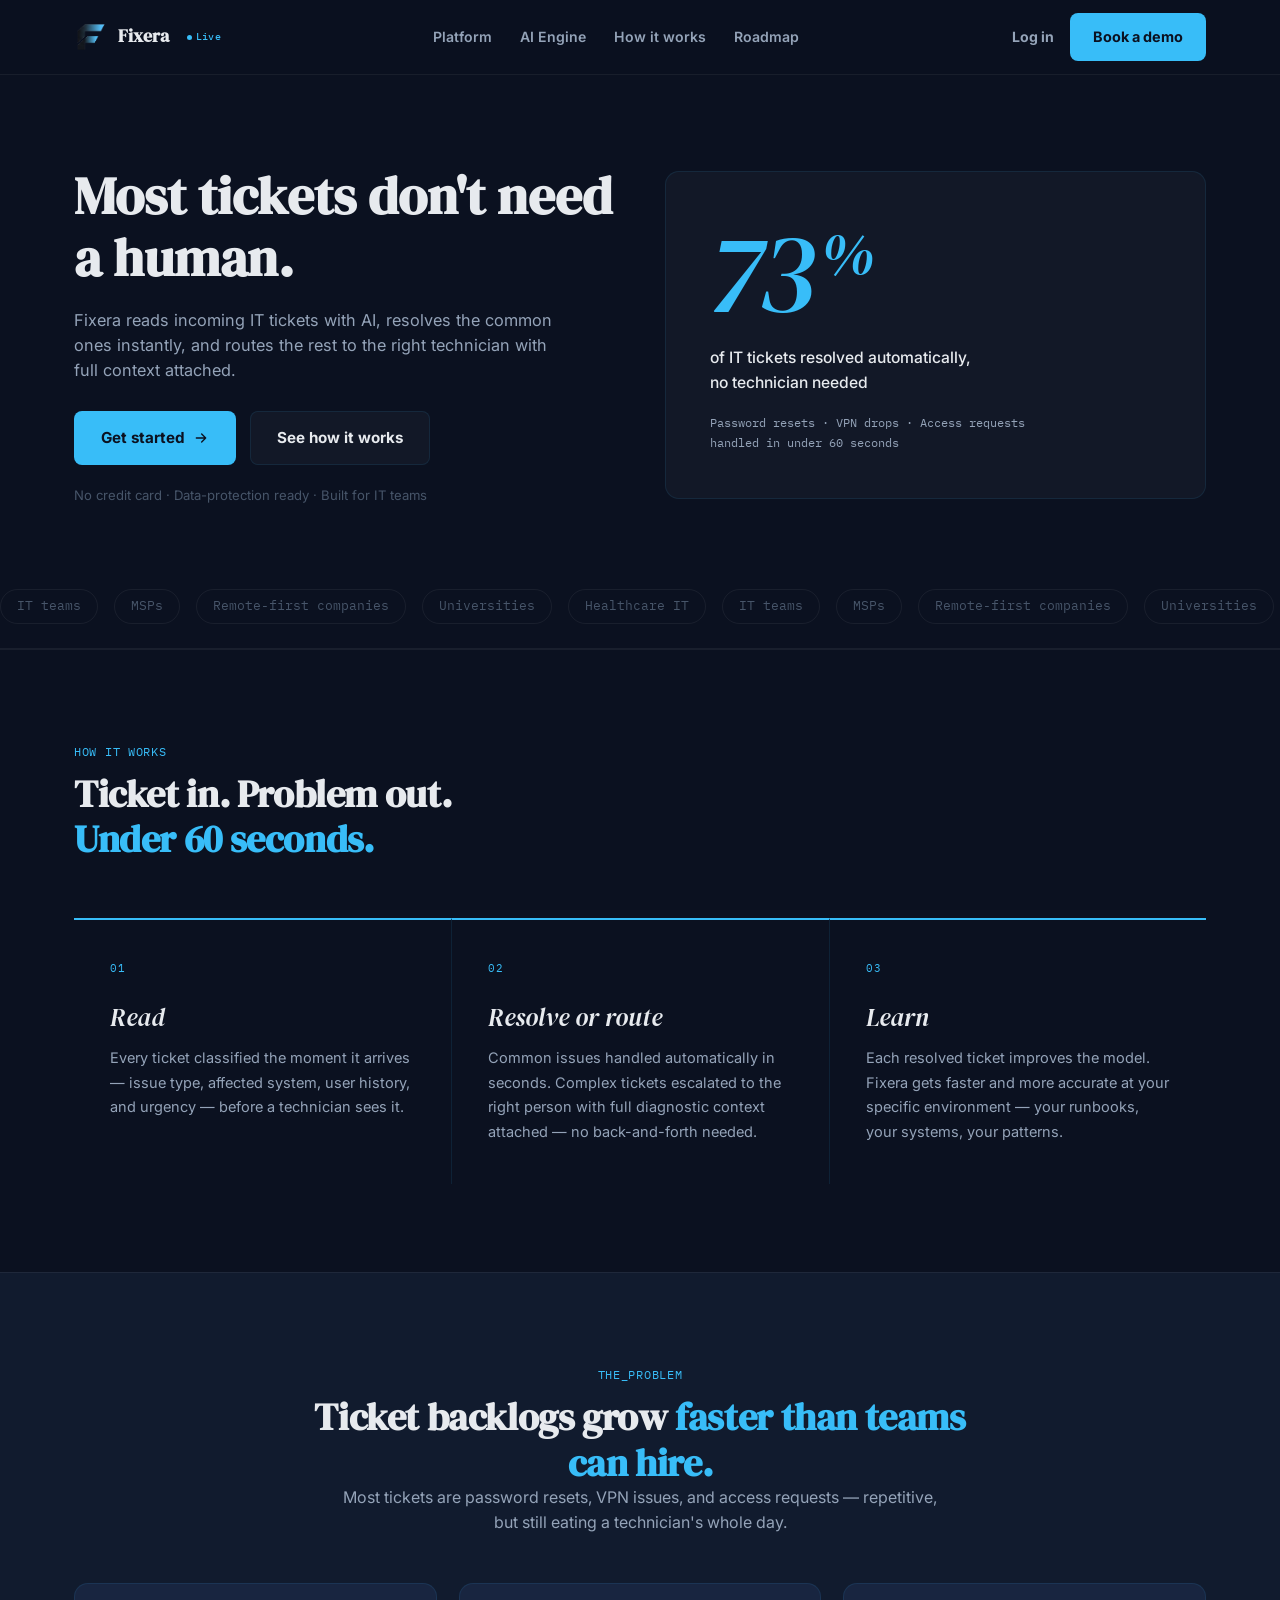
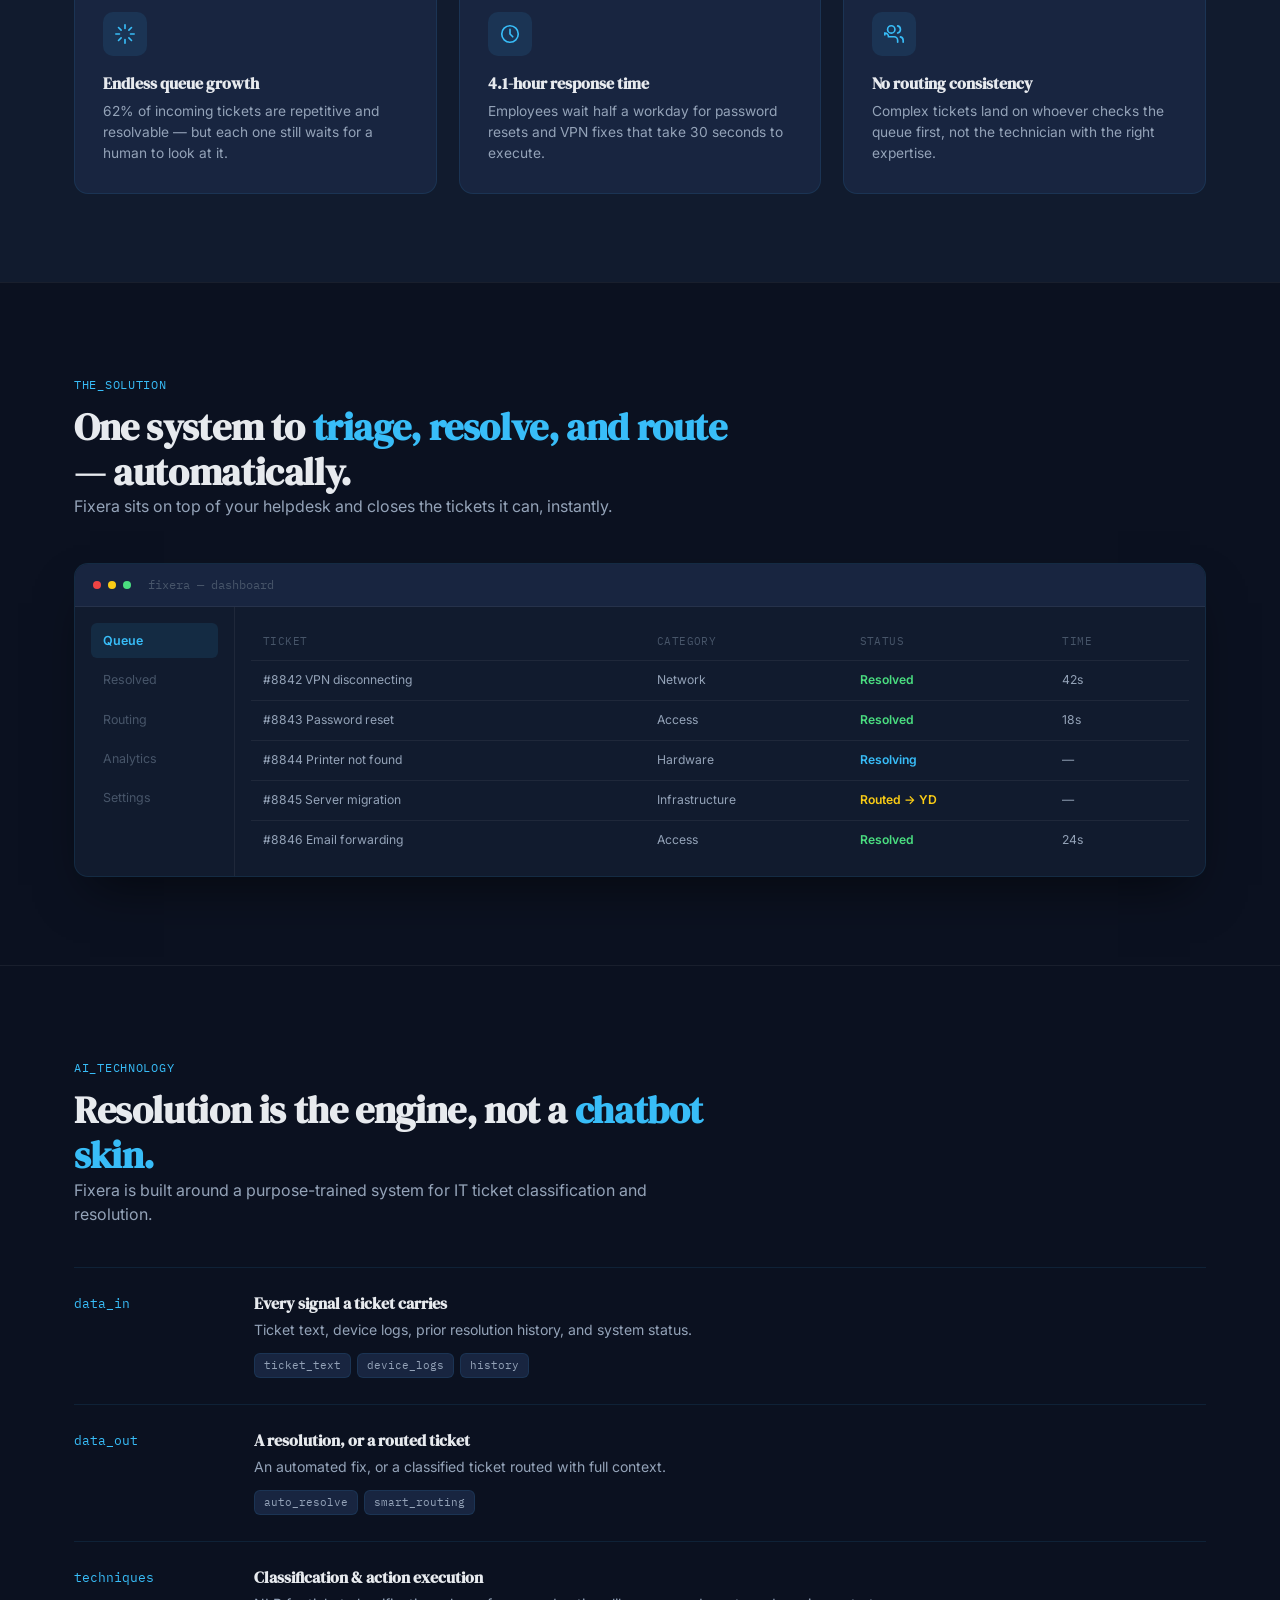
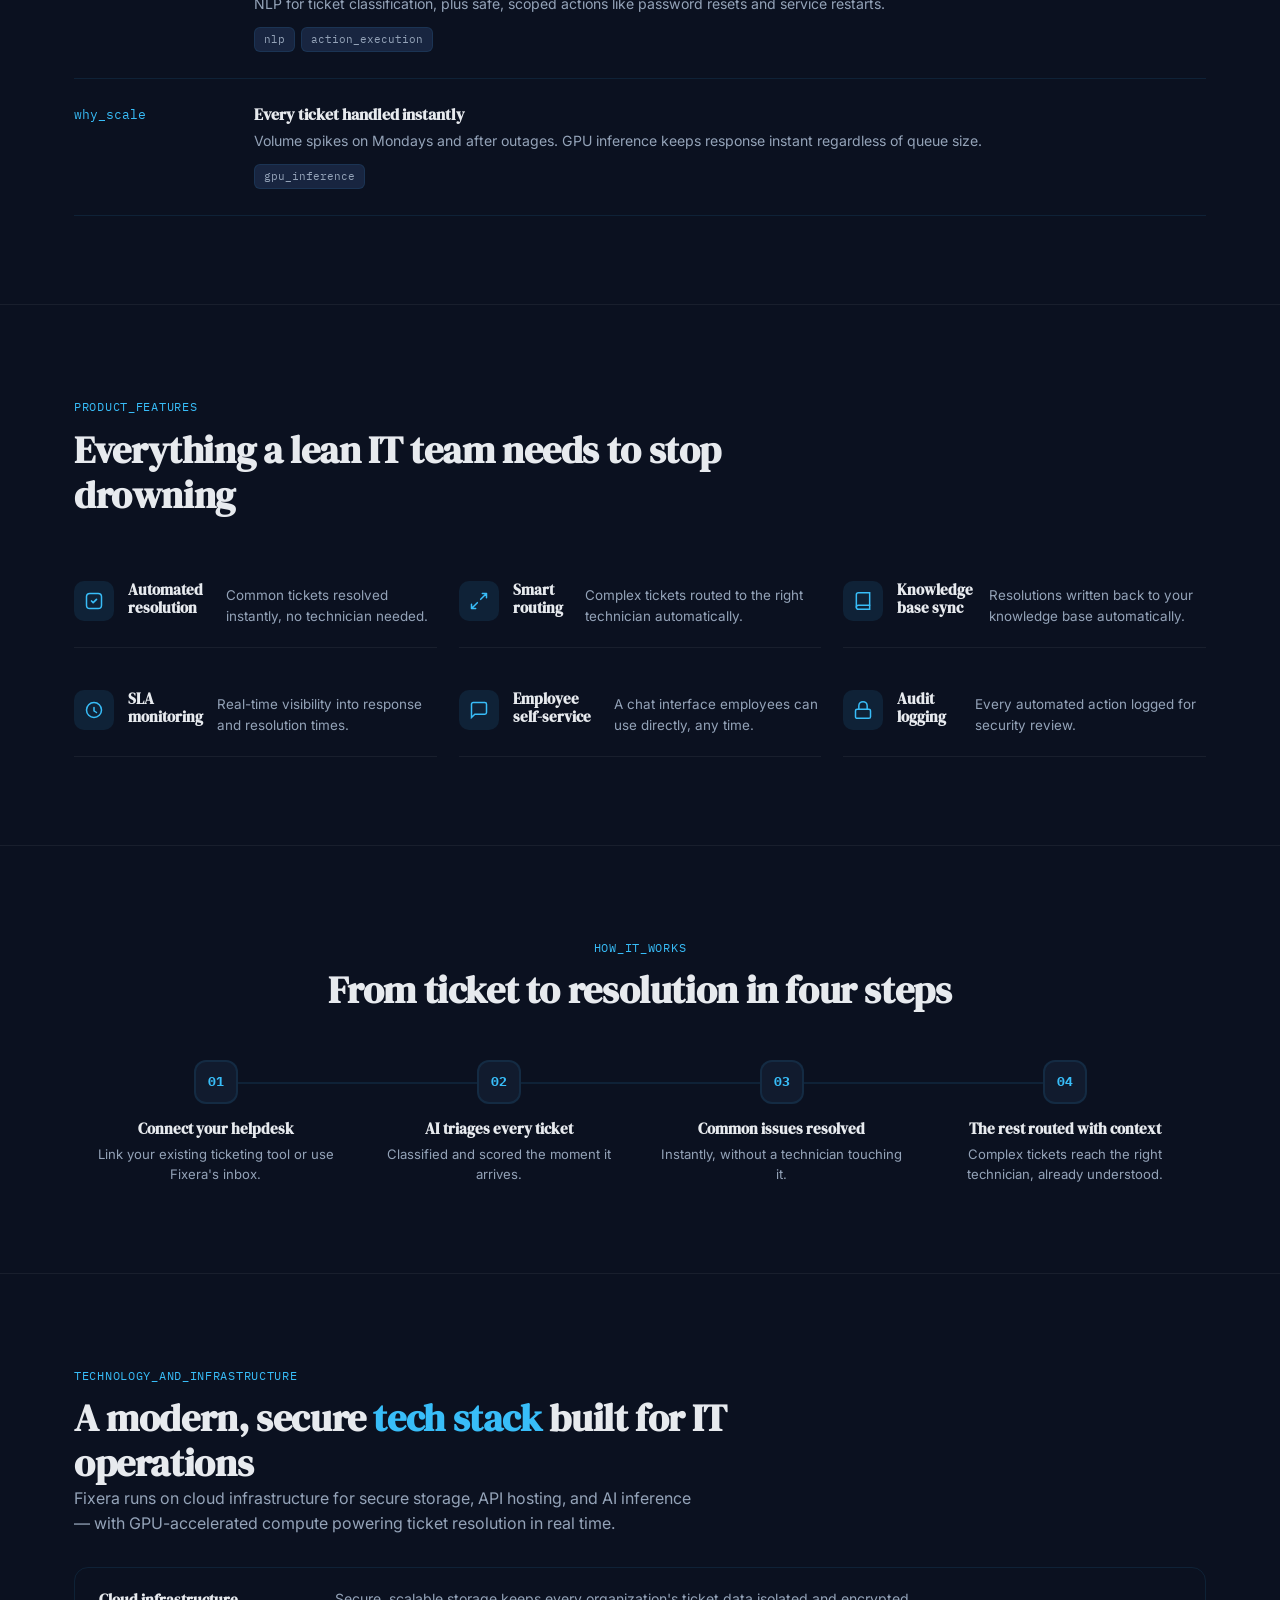
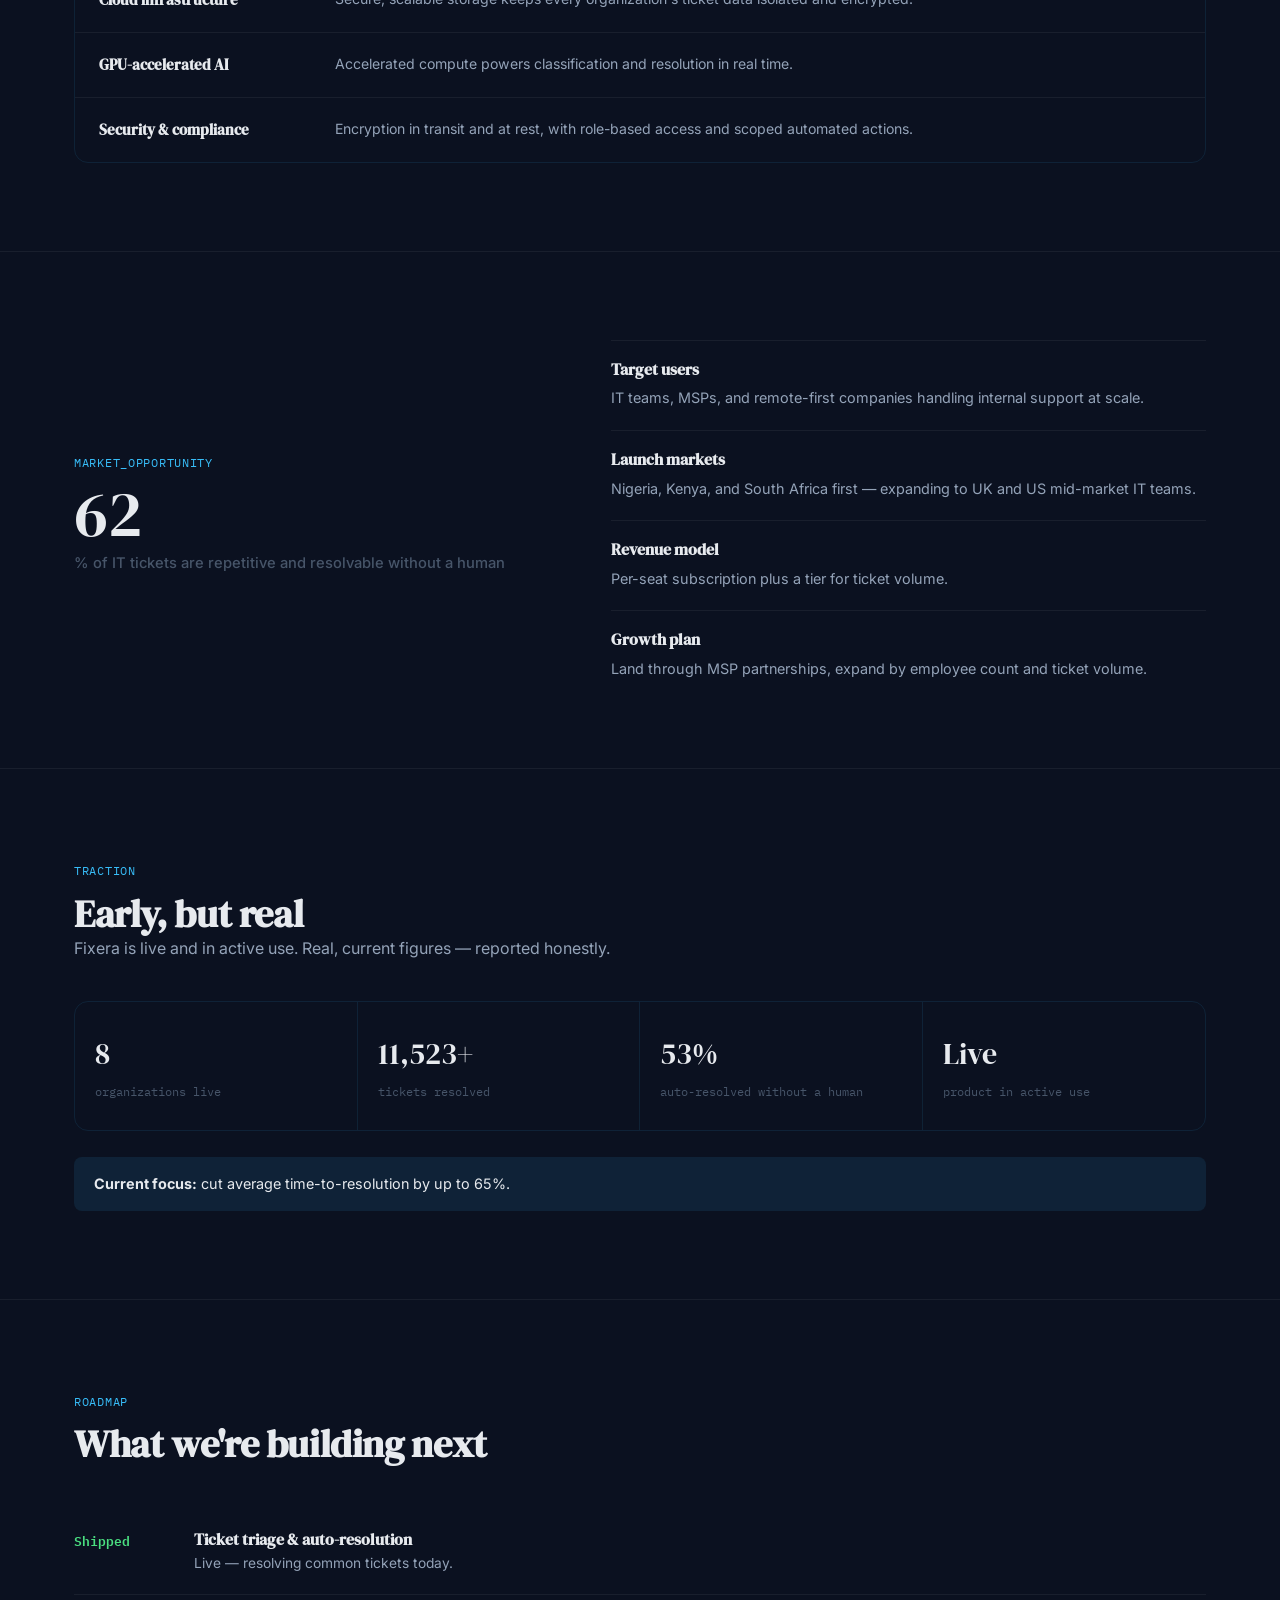
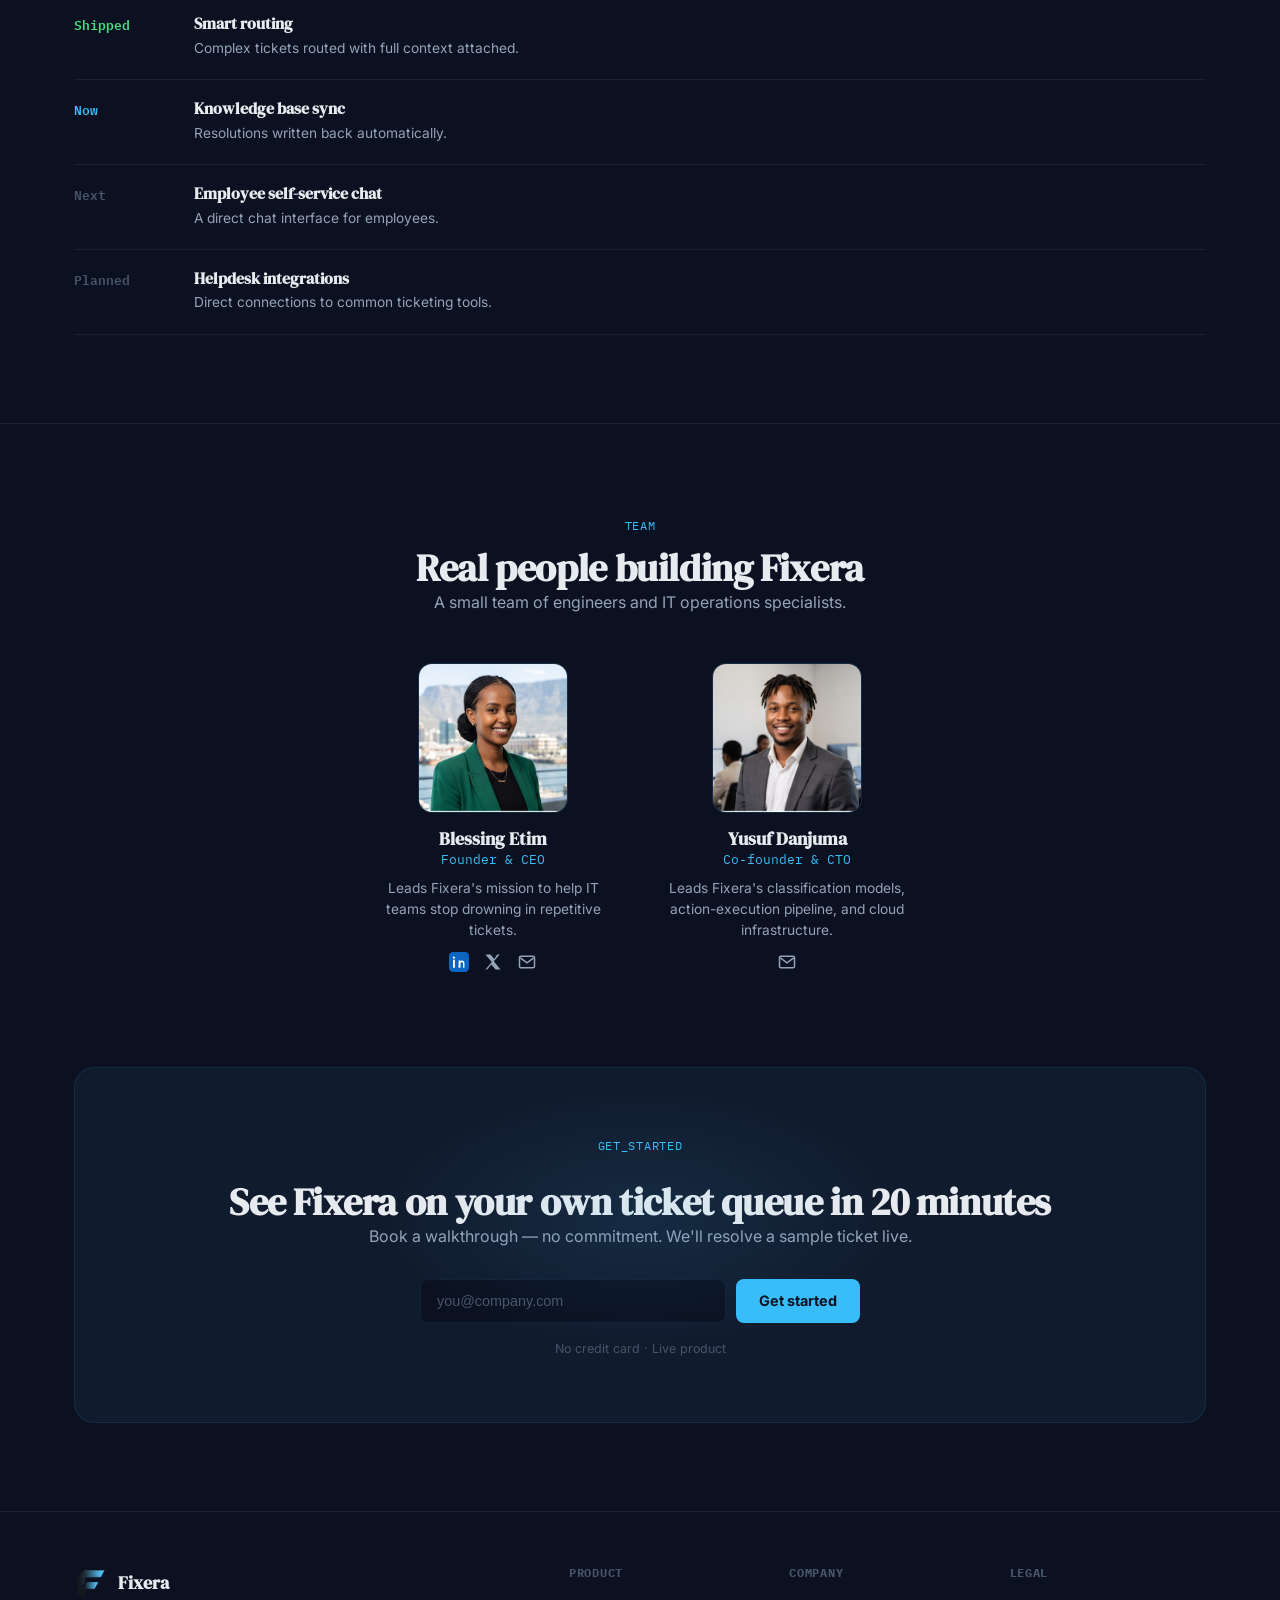
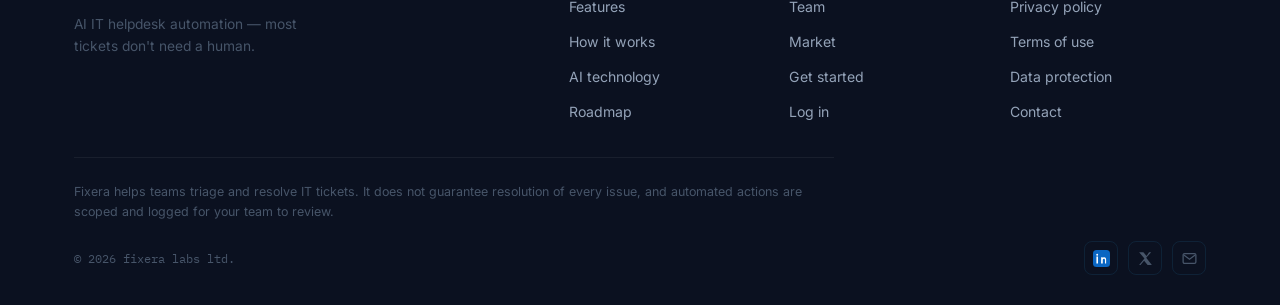
<file: index.html>
<!doctype html>
<html lang="en">
<head>
<meta charset="utf-8" />
<meta name="viewport" content="width=device-width, initial-scale=1" />
<title>Fixera — AI IT Helpdesk Automation</title>
<meta name="description" content="Fixera uses AI to triage and resolve common IT tickets automatically, and routes the rest to the right technician — so your helpdesk queue stops growing." />
<link rel="preconnect" href="https://fonts.googleapis.com" />
<link rel="preconnect" href="https://fonts.gstatic.com" crossorigin />
<link href="https://fonts.googleapis.com/css2?family=DM+Serif+Display:ital@0;1&family=Inter:wght@400;500;600;700&family=IBM+Plex+Mono:wght@400;500;600&display=swap" rel="stylesheet" />
<link rel="stylesheet" href="assets/styles.css?v=3" />
<link rel="icon" type="image/png" href="assets/logo-mark.png?v=1">
</head>
<body>

<header class="nav" id="nav">
  <div class="container nav__inner">
    <a href="index.html" class="brand">
      <span class="brand__mark"><img src="assets/logo-mark.png?v=1" alt="Fixera logo"></span>
      Fixera<span class="nav__badge"><i></i>Live</span>
    </a>
    <nav class="nav__links" id="navLinks">
      <a href="#capabilities">Platform</a>
      <a href="#ai">AI Engine</a>
      <a href="#how">How it works</a>
      <a href="#roadmap">Roadmap</a>
      <a href="login.html" class="btn btn--line nav__m-only nav__m-login">Log in</a>
      <a href="#demo" class="btn btn--sky nav__m-only nav__m-demo">Book a demo</a>
    </nav>
    <div class="nav__cta">
      <a href="login.html" class="nav__login">Log in</a>
      <a href="#demo" class="btn btn--sky">Book a demo</a>
      <button class="nav__toggle" id="navToggle" aria-label="Toggle menu">
        <svg viewBox="0 0 24 24" width="22" height="22" fill="none"><path d="M4 7h16M4 12h16M4 17h16" stroke="currentColor" stroke-width="2" stroke-linecap="round"/></svg>
      </button>
    </div>
  </div>
</header>
<div class="nav__scrim" id="navScrim"></div>

<section class="hero">
  <div class="container hero__inner">
    <div class="hero__copy reveal">
      <h1>Most tickets don't need a human.</h1>
      <p class="hero__sub">Fixera reads incoming IT tickets with AI, resolves the common ones instantly, and routes the rest to the right technician with full context attached.</p>
      <div class="hero__actions">
        <a href="#demo" class="btn btn--sky btn--lg">Get started
          <svg viewBox="0 0 24 24" fill="none"><path d="M5 12h14M13 6l6 6-6 6" stroke="currentColor" stroke-width="2" stroke-linecap="round" stroke-linejoin="round"/></svg>
        </a>
        <a href="#how" class="btn btn--line btn--lg">See how it works</a>
      </div>
      <p class="hero__note">No credit card · Data-protection ready · Built for IT teams</p>
    </div>
    <div class="hero__kicker reveal" data-d="2">
      <div class="hero__big-n"><span class="count" data-to="73">73</span><span class="hero__pct">%</span></div>
      <p class="hero__big-lab">of IT tickets resolved automatically,<br>no technician needed</p>
      <p class="hero__big-sub">Password resets · VPN drops · Access requests<br>handled in under 60 seconds</p>
    </div>
  </div>
</section>

<div class="trust">
  <div class="trust__track">
    <span class="trust__item">IT teams</span>
    <span class="trust__item">MSPs</span>
    <span class="trust__item">Remote-first companies</span>
    <span class="trust__item">Universities</span>
    <span class="trust__item">Healthcare IT</span>
    <span class="trust__item">IT teams</span>
    <span class="trust__item">MSPs</span>
    <span class="trust__item">Remote-first companies</span>
    <span class="trust__item">Universities</span>
    <span class="trust__item">Healthcare IT</span>
  </div>
</div>

<section class="section" id="capabilities">
  <div class="container">
    <div class="section-head reveal">
      <span class="eyebrow">how it works</span>
      <h2 class="h2">Ticket in. Problem out.<br><span class="text-accent">Under 60 seconds.</span></h2>
    </div>
    <div class="process-grid">
      <div class="process-step reveal" data-d="1">
        <span class="process-n">01</span>
        <h3>Read</h3>
        <p>Every ticket classified the moment it arrives — issue type, affected system, user history, and urgency — before a technician sees it.</p>
      </div>
      <div class="process-step reveal" data-d="2">
        <span class="process-n">02</span>
        <h3>Resolve or route</h3>
        <p>Common issues handled automatically in seconds. Complex tickets escalated to the right person with full diagnostic context attached — no back-and-forth needed.</p>
      </div>
      <div class="process-step reveal" data-d="3">
        <span class="process-n">03</span>
        <h3>Learn</h3>
        <p>Each resolved ticket improves the model. Fixera gets faster and more accurate at your specific environment — your runbooks, your systems, your patterns.</p>
      </div>
    </div>
  </div>
</section>

<section class="section section--dark" id="problem">
  <div class="container">
    <div class="section-head section-head--center reveal">
      <span class="eyebrow">the_problem</span>
      <h2 class="h2">Ticket backlogs grow <span class="text-accent">faster than teams can hire.</span></h2>
      <p class="lead" style="margin-inline:auto">Most tickets are password resets, VPN issues, and access requests — repetitive, but still eating a technician's whole day.</p>
    </div>
    <div class="pain-grid">
      <div class="pain-card reveal" data-d="1">
        <div class="pain-card__ico">
          <svg viewBox="0 0 24 24" fill="none"><path d="M12 2v4M12 18v4M4.93 4.93l2.83 2.83M16.24 16.24l2.83 2.83M2 12h4M18 12h4M4.93 19.07l2.83-2.83M16.24 7.76l2.83-2.83" stroke="currentColor" stroke-width="1.8" stroke-linecap="round"/></svg>
        </div>
        <h3>Endless queue growth</h3>
        <p>62% of incoming tickets are repetitive and resolvable — but each one still waits for a human to look at it.</p>
      </div>
      <div class="pain-card reveal" data-d="2">
        <div class="pain-card__ico">
          <svg viewBox="0 0 24 24" fill="none"><circle cx="12" cy="12" r="9" stroke="currentColor" stroke-width="1.8"/><path d="M12 7v5l3 3" stroke="currentColor" stroke-width="1.8" stroke-linecap="round" stroke-linejoin="round"/></svg>
        </div>
        <h3>4.1-hour response time</h3>
        <p>Employees wait half a workday for password resets and VPN fixes that take 30 seconds to execute.</p>
      </div>
      <div class="pain-card reveal" data-d="3">
        <div class="pain-card__ico">
          <svg viewBox="0 0 24 24" fill="none"><path d="M16 21v-2a4 4 0 00-4-4H6a4 4 0 00-4-4v2" stroke="currentColor" stroke-width="1.8" stroke-linecap="round"/><circle cx="9" cy="7" r="4" stroke="currentColor" stroke-width="1.8"/><path d="M22 21v-2a4 4 0 00-3-3.87M16 3.13a4 4 0 010 7.75" stroke="currentColor" stroke-width="1.8" stroke-linecap="round"/></svg>
        </div>
        <h3>No routing consistency</h3>
        <p>Complex tickets land on whoever checks the queue first, not the technician with the right expertise.</p>
      </div>
    </div>
  </div>
</section>

<section class="section" id="solution">
  <div class="container">
    <div class="section-head reveal">
      <span class="eyebrow">the_solution</span>
      <h2 class="h2">One system to <span class="text-accent">triage, resolve, and route</span> — automatically.</h2>
      <p class="lead">Fixera sits on top of your helpdesk and closes the tickets it can, instantly.</p>
    </div>
    <div class="soln-mock reveal" data-d="2">
      <div class="soln-mock__chrome">
        <i></i><i></i><i></i><span>fixera — dashboard</span>
      </div>
      <div class="soln-mock__body">
        <div class="soln-mock__sidebar">
          <div class="soln-mock__nav-item soln-mock__nav-item--active">Queue</div>
          <div class="soln-mock__nav-item">Resolved</div>
          <div class="soln-mock__nav-item">Routing</div>
          <div class="soln-mock__nav-item">Analytics</div>
          <div class="soln-mock__nav-item">Settings</div>
        </div>
        <div class="soln-mock__main">
          <div class="soln-mock__row soln-mock__row--head">
            <span>Ticket</span><span>Category</span><span>Status</span><span>Time</span>
          </div>
          <div class="soln-mock__row">
            <span>#8842 VPN disconnecting</span><span>Network</span><span class="sm-resolved">Resolved</span><span>42s</span>
          </div>
          <div class="soln-mock__row">
            <span>#8843 Password reset</span><span>Access</span><span class="sm-resolved">Resolved</span><span>18s</span>
          </div>
          <div class="soln-mock__row">
            <span>#8844 Printer not found</span><span>Hardware</span><span class="sm-progress">Resolving</span><span>—</span>
          </div>
          <div class="soln-mock__row">
            <span>#8845 Server migration</span><span>Infrastructure</span><span class="sm-routed">Routed → YD</span><span>—</span>
          </div>
          <div class="soln-mock__row">
            <span>#8846 Email forwarding</span><span>Access</span><span class="sm-resolved">Resolved</span><span>24s</span>
          </div>
        </div>
      </div>
    </div>
  </div>
</section>

<section class="section" id="ai">
  <div class="container">
    <div class="section-head reveal">
      <span class="eyebrow">ai_technology</span>
      <h2 class="h2">Resolution is the engine, not a <span class="text-accent">chatbot skin.</span></h2>
      <p class="lead">Fixera is built around a purpose-trained system for IT ticket classification and resolution.</p>
    </div>
    <div class="spec-list">
      <div class="spec-row reveal" data-d="1">
        <div class="spec-row__k">data_in</div>
        <div>
          <h3>Every signal a ticket carries</h3>
          <p>Ticket text, device logs, prior resolution history, and system status.</p>
          <div class="tag-row"><span class="tag">ticket_text</span><span class="tag">device_logs</span><span class="tag">history</span></div>
        </div>
      </div>
      <div class="spec-row reveal" data-d="2">
        <div class="spec-row__k">data_out</div>
        <div>
          <h3>A resolution, or a routed ticket</h3>
          <p>An automated fix, or a classified ticket routed with full context.</p>
          <div class="tag-row"><span class="tag">auto_resolve</span><span class="tag">smart_routing</span></div>
        </div>
      </div>
      <div class="spec-row reveal" data-d="3">
        <div class="spec-row__k">techniques</div>
        <div>
          <h3>Classification &amp; action execution</h3>
          <p>NLP for ticket classification, plus safe, scoped actions like password resets and service restarts.</p>
          <div class="tag-row"><span class="tag">nlp</span><span class="tag">action_execution</span></div>
        </div>
      </div>
      <div class="spec-row reveal" data-d="4">
        <div class="spec-row__k">why_scale</div>
        <div>
          <h3>Every ticket handled instantly</h3>
          <p>Volume spikes on Mondays and after outages. GPU inference keeps response instant regardless of queue size.</p>
          <div class="tag-row"><span class="tag">gpu_inference</span></div>
        </div>
      </div>
    </div>
  </div>
</section>

<section class="section" id="features">
  <div class="container">
    <div class="section-head reveal">
      <span class="eyebrow">product_features</span>
      <h2 class="h2">Everything a lean IT team needs to stop drowning</h2>
    </div>
    <div class="feat-grid">
      <div class="feat-card reveal" data-d="1">
        <div class="feat-card__ico"><svg viewBox="0 0 24 24" width="20" height="20" fill="none"><path d="M9 12l2 2 4-4" stroke="currentColor" stroke-width="2" stroke-linecap="round" stroke-linejoin="round"/><rect x="3" y="3" width="18" height="18" rx="4" stroke="currentColor" stroke-width="1.8"/></svg></div>
        <h3>Automated resolution</h3>
        <p>Common tickets resolved instantly, no technician needed.</p>
      </div>
      <div class="feat-card reveal" data-d="2">
        <div class="feat-card__ico"><svg viewBox="0 0 24 24" width="20" height="20" fill="none"><path d="M16 3h5v5M14 10l7-7M8 21H3v-5M10 14l-7 7" stroke="currentColor" stroke-width="1.8" stroke-linecap="round" stroke-linejoin="round"/></svg></div>
        <h3>Smart routing</h3>
        <p>Complex tickets routed to the right technician automatically.</p>
      </div>
      <div class="feat-card reveal" data-d="3">
        <div class="feat-card__ico"><svg viewBox="0 0 24 24" width="20" height="20" fill="none"><path d="M4 19.5A2.5 2.5 0 016.5 17H20" stroke="currentColor" stroke-width="1.8" stroke-linecap="round" stroke-linejoin="round"/><path d="M6.5 2H20v20H6.5A2.5 2.5 0 014 19.5v-15A2.5 2.5 0 016.5 2z" stroke="currentColor" stroke-width="1.8"/></svg></div>
        <h3>Knowledge base sync</h3>
        <p>Resolutions written back to your knowledge base automatically.</p>
      </div>
      <div class="feat-card reveal" data-d="1">
        <div class="feat-card__ico"><svg viewBox="0 0 24 24" width="20" height="20" fill="none"><path d="M12 9v4l3 2" stroke="currentColor" stroke-width="1.8" stroke-linecap="round"/><circle cx="12" cy="12" r="9" stroke="currentColor" stroke-width="1.8"/></svg></div>
        <h3>SLA monitoring</h3>
        <p>Real-time visibility into response and resolution times.</p>
      </div>
      <div class="feat-card reveal" data-d="2">
        <div class="feat-card__ico"><svg viewBox="0 0 24 24" width="20" height="20" fill="none"><path d="M21 15a2 2 0 01-2 2H7l-4 4V5a2 2 0 012-2h14a2 2 0 012 2z" stroke="currentColor" stroke-width="1.8"/></svg></div>
        <h3>Employee self-service</h3>
        <p>A chat interface employees can use directly, any time.</p>
      </div>
      <div class="feat-card reveal" data-d="3">
        <div class="feat-card__ico"><svg viewBox="0 0 24 24" width="20" height="20" fill="none"><rect x="3" y="11" width="18" height="11" rx="2" stroke="currentColor" stroke-width="1.8"/><path d="M7 11V7a5 5 0 0110 0v4" stroke="currentColor" stroke-width="1.8" stroke-linecap="round"/></svg></div>
        <h3>Audit logging</h3>
        <p>Every automated action logged for security review.</p>
      </div>
    </div>
  </div>
</section>

<section class="section" id="how">
  <div class="container">
    <div class="section-head section-head--center reveal">
      <span class="eyebrow">how_it_works</span>
      <h2 class="h2">From ticket to resolution in four steps</h2>
    </div>
    <div class="steps-flow">
      <div class="step-node reveal" data-d="1">
        <div class="step-node__n">01</div>
        <h3>Connect your helpdesk</h3>
        <p>Link your existing ticketing tool or use Fixera's inbox.</p>
      </div>
      <div class="step-node reveal" data-d="2">
        <div class="step-node__n">02</div>
        <h3>AI triages every ticket</h3>
        <p>Classified and scored the moment it arrives.</p>
      </div>
      <div class="step-node reveal" data-d="3">
        <div class="step-node__n">03</div>
        <h3>Common issues resolved</h3>
        <p>Instantly, without a technician touching it.</p>
      </div>
      <div class="step-node reveal" data-d="4">
        <div class="step-node__n">04</div>
        <h3>The rest routed with context</h3>
        <p>Complex tickets reach the right technician, already understood.</p>
      </div>
    </div>
  </div>
</section>

<section class="section" id="tech">
  <div class="container">
    <div class="section-head reveal">
      <span class="eyebrow">technology_and_infrastructure</span>
      <h2 class="h2">A modern, secure <span class="text-accent">tech stack</span> built for IT operations</h2>
      <p class="lead">Fixera runs on cloud infrastructure for secure storage, API hosting, and AI inference — with GPU-accelerated compute powering ticket resolution in real time.</p>
    </div>
    <div class="infra-table">
      <div class="infra-trow reveal" data-d="1"><b>Cloud infrastructure</b><p>Secure, scalable storage keeps every organization's ticket data isolated and encrypted.</p></div>
      <div class="infra-trow reveal" data-d="2"><b>GPU-accelerated AI</b><p>Accelerated compute powers classification and resolution in real time.</p></div>
      <div class="infra-trow reveal" data-d="3"><b>Security &amp; compliance</b><p>Encryption in transit and at rest, with role-based access and scoped automated actions.</p></div>
    </div>
  </div>
</section>

<section class="section" id="market">
  <div class="container market-split">
    <div class="reveal">
      <span class="eyebrow">market_opportunity</span>
      <div class="market-num">62<span>% of IT tickets are repetitive and resolvable without a human</span></div>
    </div>
    <div class="market-rows reveal" data-d="2">
      <div class="market-row"><b>Target users</b><p>IT teams, MSPs, and remote-first companies handling internal support at scale.</p></div>
      <div class="market-row"><b>Launch markets</b><p>Nigeria, Kenya, and South Africa first — expanding to UK and US mid-market IT teams.</p></div>
      <div class="market-row"><b>Revenue model</b><p>Per-seat subscription plus a tier for ticket volume.</p></div>
      <div class="market-row"><b>Growth plan</b><p>Land through MSP partnerships, expand by employee count and ticket volume.</p></div>
    </div>
  </div>
</section>

<section class="section" id="traction">
  <div class="container">
    <div class="section-head reveal">
      <span class="eyebrow">traction</span>
      <h2 class="h2">Early, but real</h2>
      <p class="lead">Fixera is live and in active use. Real, current figures — reported honestly.</p>
    </div>
    <div class="stat-band">
      <div class="stat-cell reveal" data-d="1"><div class="stat-cell__num"><span class="count" data-to="9">0</span></div><div class="stat-cell__label">organizations live</div></div>
      <div class="stat-cell reveal" data-d="2"><div class="stat-cell__num"><span class="count" data-to="12600">0</span>+</div><div class="stat-cell__label">tickets resolved</div></div>
      <div class="stat-cell reveal" data-d="3"><div class="stat-cell__num"><span class="count" data-to="58">0</span>%</div><div class="stat-cell__label">auto-resolved without a human</div></div>
      <div class="stat-cell reveal" data-d="4"><div class="stat-cell__num">Live</div><div class="stat-cell__label">product in active use</div></div>
    </div>
    <p class="banner reveal"><b>Current focus:</b> cut average time-to-resolution by up to 65%.</p>
  </div>
</section>

<section class="section" id="roadmap">
  <div class="container">
    <div class="section-head reveal">
      <span class="eyebrow">roadmap</span>
      <h2 class="h2">What we're building next</h2>
    </div>
    <div class="timeline">
      <div class="tl-row reveal" data-d="1"><span class="tl-row__q tl-row__q--done">Shipped</span><div><h3>Ticket triage &amp; auto-resolution</h3><p>Live — resolving common tickets today.</p></div></div>
      <div class="tl-row reveal" data-d="2"><span class="tl-row__q tl-row__q--done">Shipped</span><div><h3>Smart routing</h3><p>Complex tickets routed with full context attached.</p></div></div>
      <div class="tl-row reveal" data-d="3"><span class="tl-row__q tl-row__q--now">Now</span><div><h3>Knowledge base sync</h3><p>Resolutions written back automatically.</p></div></div>
      <div class="tl-row reveal" data-d="4"><span class="tl-row__q">Next</span><div><h3>Employee self-service chat</h3><p>A direct chat interface for employees.</p></div></div>
      <div class="tl-row reveal" data-d="1"><span class="tl-row__q">Planned</span><div><h3>Helpdesk integrations</h3><p>Direct connections to common ticketing tools.</p></div></div>
    </div>
  </div>
</section>

<section class="section" id="team">
  <div class="container">
    <div class="section-head section-head--center reveal">
      <span class="eyebrow">team</span>
      <h2 class="h2">Real people building Fixera</h2>
      <p class="lead" style="margin-inline:auto">A small team of engineers and IT operations specialists.</p>
    </div>
    <div class="team-row">
      <div class="member reveal" data-d="1">
        <div class="member__ph"><img src="assets/team/ceo.jpg" alt="Blessing Etim"></div>
        <h3>Blessing Etim</h3>
        <div class="role">Founder &amp; CEO</div>
        <p>Leads Fixera's mission to help IT teams stop drowning in repetitive tickets.</p>
        <div class="member__socials">
          <a href="#" class="li" aria-label="LinkedIn"><svg viewBox="0 0 24 24" aria-hidden="true"><rect width="24" height="24" rx="5" fill="#0A66C2"/><path fill="#fff" d="M7.1 9.3H4.8V19h2.3V9.3zM5.95 5.4a1.35 1.35 0 10-.05 2.7 1.35 1.35 0 00.05-2.7zM19.2 19h-2.3v-4.7c0-1.2-.43-1.98-1.5-1.98-.82 0-1.3.55-1.52 1.08-.08.19-.1.45-.1.72V19h-2.3s.03-8.02 0-8.85h2.3v1.25c.3-.47.85-1.14 2.08-1.14 1.52 0 2.66.99 2.66 3.13V19z"/></svg></a>
          <a href="#" class="li" aria-label="X"><svg viewBox="0 0 24 24" fill="currentColor"><path d="M17 3h3l-7 8 8 10h-6l-5-6-5 6H3l7.5-9L3 3h6l4.5 5.5z"/></svg></a>
          <a href="mailto:blessing@fixera.io" class="li" aria-label="Email"><svg viewBox="0 0 24 24" fill="none"><rect x="3" y="5" width="18" height="14" rx="2" stroke="currentColor" stroke-width="1.8"/><path d="M4 7l8 6 8-6" stroke="currentColor" stroke-width="1.8"/></svg></a>
        </div>
      </div>
      <div class="member reveal" data-d="2">
        <div class="member__ph"><img src="assets/team/cto.jpg" alt="Yusuf Danjuma"></div>
        <h3>Yusuf Danjuma</h3>
        <div class="role">Co-founder &amp; CTO</div>
        <p>Leads Fixera's classification models, action-execution pipeline, and cloud infrastructure.</p>
        <div class="member__socials">
          <a href="mailto:yusuf@fixera.io" class="li" aria-label="Email"><svg viewBox="0 0 24 24" fill="none"><rect x="3" y="5" width="18" height="14" rx="2" stroke="currentColor" stroke-width="1.8"/><path d="M4 7l8 6 8-6" stroke="currentColor" stroke-width="1.8"/></svg></a>
        </div>
      </div>
    </div>
  </div>
</section>

<section class="section section--flush" id="demo">
  <div class="container">
    <div class="cta-band reveal">
      <div class="cta-band__glow" aria-hidden="true"></div>
      <span class="eyebrow">get_started</span>
      <h2 class="h2" style="margin-top:14px">See Fixera on your own ticket queue in 20 minutes</h2>
      <p class="lead" style="margin-inline:auto">Book a walkthrough — no commitment. We'll resolve a sample ticket live.</p>
      <form class="cta-band__form" id="demoForm" novalidate>
        <input id="email" type="email" placeholder="you@company.com" required />
        <button type="submit" class="btn btn--sky">Get started</button>
      </form>
      <p class="cta-band__note">No credit card · Live product</p>
    </div>
  </div>
</section>

<footer class="footer">
  <div class="container">
    <div class="footer__top">
      <div>
        <a href="index.html" class="brand">
          <span class="brand__mark"><img src="assets/logo-mark.png?v=1" alt="Fixera logo"></span>
          Fixera
        </a>
        <p class="footer__about">AI IT helpdesk automation — most tickets don't need a human.</p>
      </div>
      <div class="footer__linkgrid">
        <div><h4>product</h4><ul><li><a href="#features">Features</a></li><li><a href="#how">How it works</a></li><li><a href="#ai">AI technology</a></li><li><a href="#roadmap">Roadmap</a></li></ul></div>
        <div><h4>company</h4><ul><li><a href="#team">Team</a></li><li><a href="#market">Market</a></li><li><a href="#demo">Get started</a></li><li><a href="login.html">Log in</a></li></ul></div>
        <div><h4>legal</h4><ul><li><a href="privacy.html">Privacy policy</a></li><li><a href="terms.html">Terms of use</a></li><li><a href="privacy.html#data">Data protection</a></li><li><a href="#demo">Contact</a></li></ul></div>
      </div>
    </div>
    <p class="footer__disclaimer">Fixera helps teams triage and resolve IT tickets. It does not guarantee resolution of every issue, and automated actions are scoped and logged for your team to review.</p>
    <div class="footer__bottom">
      <span>&copy; 2026 fixera labs ltd.</span>
      <div class="footer__socials">
        <a href="#" aria-label="LinkedIn"><svg viewBox="0 0 24 24" aria-hidden="true"><rect width="24" height="24" rx="5" fill="#0A66C2"/><path fill="#fff" d="M7.1 9.3H4.8V19h2.3V9.3zM5.95 5.4a1.35 1.35 0 10-.05 2.7 1.35 1.35 0 00.05-2.7zM19.2 19h-2.3v-4.7c0-1.2-.43-1.98-1.5-1.98-.82 0-1.3.55-1.52 1.08-.08.19-.1.45-.1.72V19h-2.3s.03-8.02 0-8.85h2.3v1.25c.3-.47.85-1.14 2.08-1.14 1.52 0 2.66.99 2.66 3.13V19z"/></svg></a>
        <a href="#" aria-label="X"><svg viewBox="0 0 24 24" fill="currentColor"><path d="M17 3h3l-7 8 8 10h-6l-5-6-5 6H3l7.5-9L3 3h6l4.5 5.5z"/></svg></a>
        <a href="#" aria-label="Email"><svg viewBox="0 0 24 24" fill="none"><rect x="3" y="5" width="18" height="14" rx="2" stroke="currentColor" stroke-width="1.8"/><path d="M4 7l8 6 8-6" stroke="currentColor" stroke-width="1.8"/></svg></a>
      </div>
    </div>
  </div>
</footer>

<script src="assets/app.js?v=2"></script>
</body>
</html>
</file>
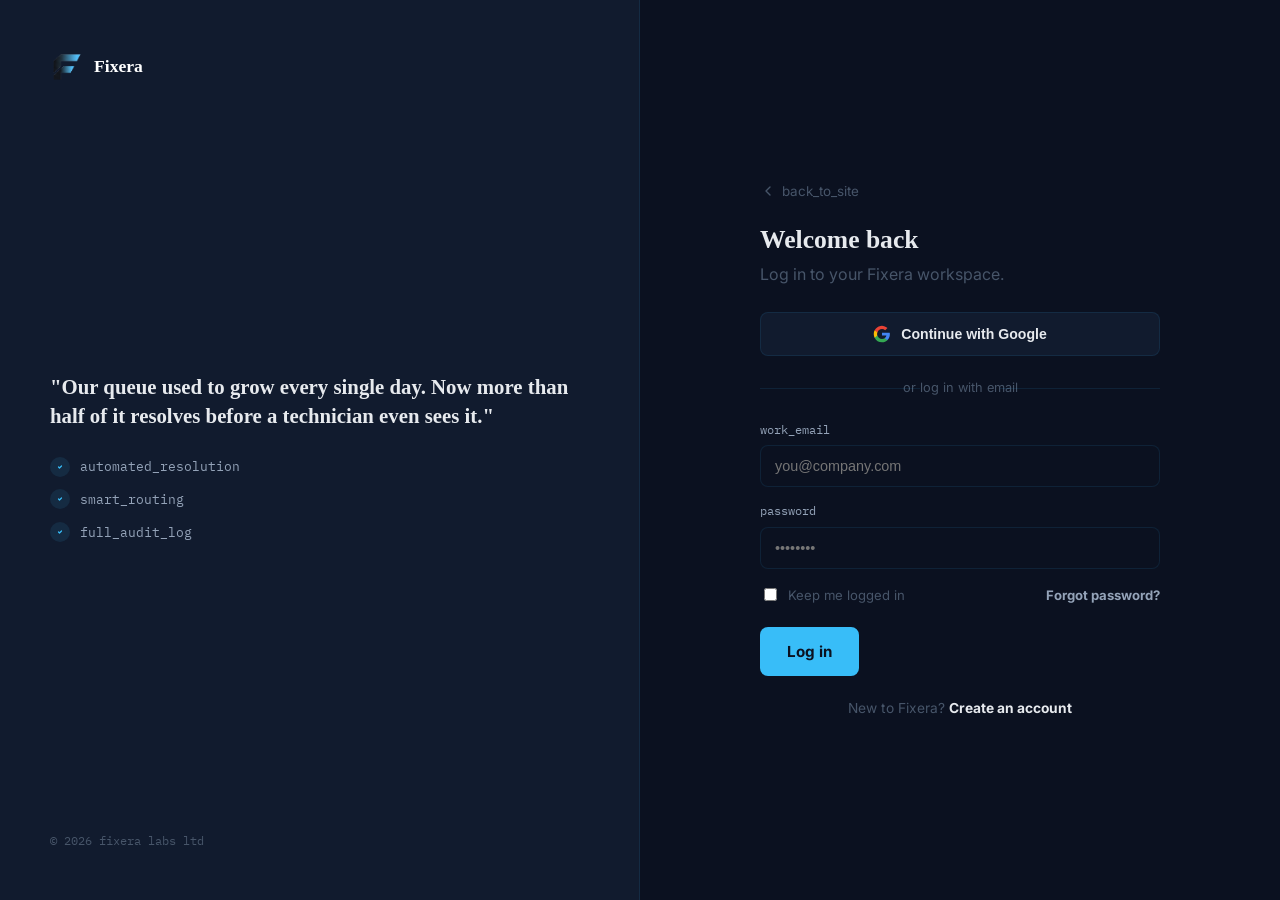
<file: login.html>
<!doctype html>
<html lang="en">
<head>
<meta charset="utf-8" />
<meta name="viewport" content="width=device-width, initial-scale=1" />
<title>Log in — Fixera</title>
<meta name="description" content="Log in to your Fixera workspace." />
<link rel="preconnect" href="https://fonts.googleapis.com" />
<link rel="preconnect" href="https://fonts.gstatic.com" crossorigin />
<link href="https://fonts.googleapis.com/css2?family=Inter:wght@400;500;600;700&family=IBM+Plex+Mono:wght@400;500;600&family=Urbanist:wght@600;700;800&display=swap" rel="stylesheet" />
<link rel="stylesheet" href="assets/styles.css?v=2" />
<link rel="icon" type="image/png" href="assets/logo-mark.png?v=1">
</head>
<body>
<div class="auth">
  <aside class="auth__aside">
    <a href="index.html" class="brand" style="color:#fff">
      <span class="brand__mark"><img src="assets/logo-mark.png?v=1" alt="Fixera logo"></span>
      Fixera
    </a>
    <div>
      <p class="auth__quote">"Our queue used to grow every single day. Now more than half of it resolves before a technician even sees it."</p>
      <ul class="auth__points">
        <li><span class="ic"><svg viewBox="0 0 24 24" width="12" height="12" fill="none"><path d="M9 12l2 2 4-4" stroke="currentColor" stroke-width="2.4" stroke-linecap="round" stroke-linejoin="round"/></svg></span> automated_resolution</li>
        <li><span class="ic"><svg viewBox="0 0 24 24" width="12" height="12" fill="none"><path d="M9 12l2 2 4-4" stroke="currentColor" stroke-width="2.4" stroke-linecap="round" stroke-linejoin="round"/></svg></span> smart_routing</li>
        <li><span class="ic"><svg viewBox="0 0 24 24" width="12" height="12" fill="none"><path d="M9 12l2 2 4-4" stroke="currentColor" stroke-width="2.4" stroke-linecap="round" stroke-linejoin="round"/></svg></span> full_audit_log</li>
      </ul>
    </div>
    <p style="font-family:var(--font-mono);font-size:.78rem;color:var(--text-faint)">© 2026 fixera labs ltd</p>
  </aside>
  <main class="auth__main">
    <div class="auth__card">
      <a href="index.html" class="auth__back"><svg viewBox="0 0 24 24" width="16" height="16" fill="none"><path d="M15 6l-6 6 6 6" stroke="currentColor" stroke-width="2" stroke-linecap="round" stroke-linejoin="round"/></svg> back_to_site</a>
      <h1>Welcome back</h1>
      <p class="sub">Log in to your Fixera workspace.</p>
      <div class="oauth">
        <button type="button">
          <svg viewBox="0 0 24 24"><path fill="#4285F4" d="M22.5 12.2c0-.7-.1-1.4-.2-2H12v3.8h5.9a5 5 0 01-2.2 3.3v2.7h3.5c2-1.9 3.3-4.7 3.3-7.8z"/><path fill="#34A853" d="M12 23c3 0 5.5-1 7.3-2.7l-3.5-2.7c-1 .7-2.3 1.1-3.8 1.1-2.9 0-5.3-2-6.2-4.6H2.2v2.8A11 11 0 0012 23z"/><path fill="#FBBC05" d="M5.8 14.1a6.6 6.6 0 010-4.2V7.1H2.2a11 11 0 000 9.8z"/><path fill="#EA4335" d="M12 5.4c1.6 0 3 .6 4.2 1.6l3.1-3.1A11 11 0 002.2 7.1l3.6 2.8C6.7 7.3 9.1 5.4 12 5.4z"/></svg>
          Continue with Google
        </button>
      </div>
      <div class="divider">or log in with email</div>
      <form id="loginForm" novalidate>
        <div class="field"><label for="email">work_email</label><input id="email" type="email" placeholder="you@company.com" required /></div>
        <div class="field"><label for="password">password</label><input id="password" type="password" placeholder="••••••••" required /></div>
        <div class="auth__row">
          <label class="checkbox"><input type="checkbox" /> Keep me logged in</label>
          <a href="#">Forgot password?</a>
        </div>
        <button type="submit" data-label="Log in" class="btn btn--sky btn--block btn--lg" style="margin-top:22px">Log in</button>
      </form>
      <p class="auth__foot">New to Fixera? <a href="signup.html">Create an account</a></p>
    </div>
  </main>
</div>
<script src="assets/app.js?v=1"></script>
</body>
</html>
</file>
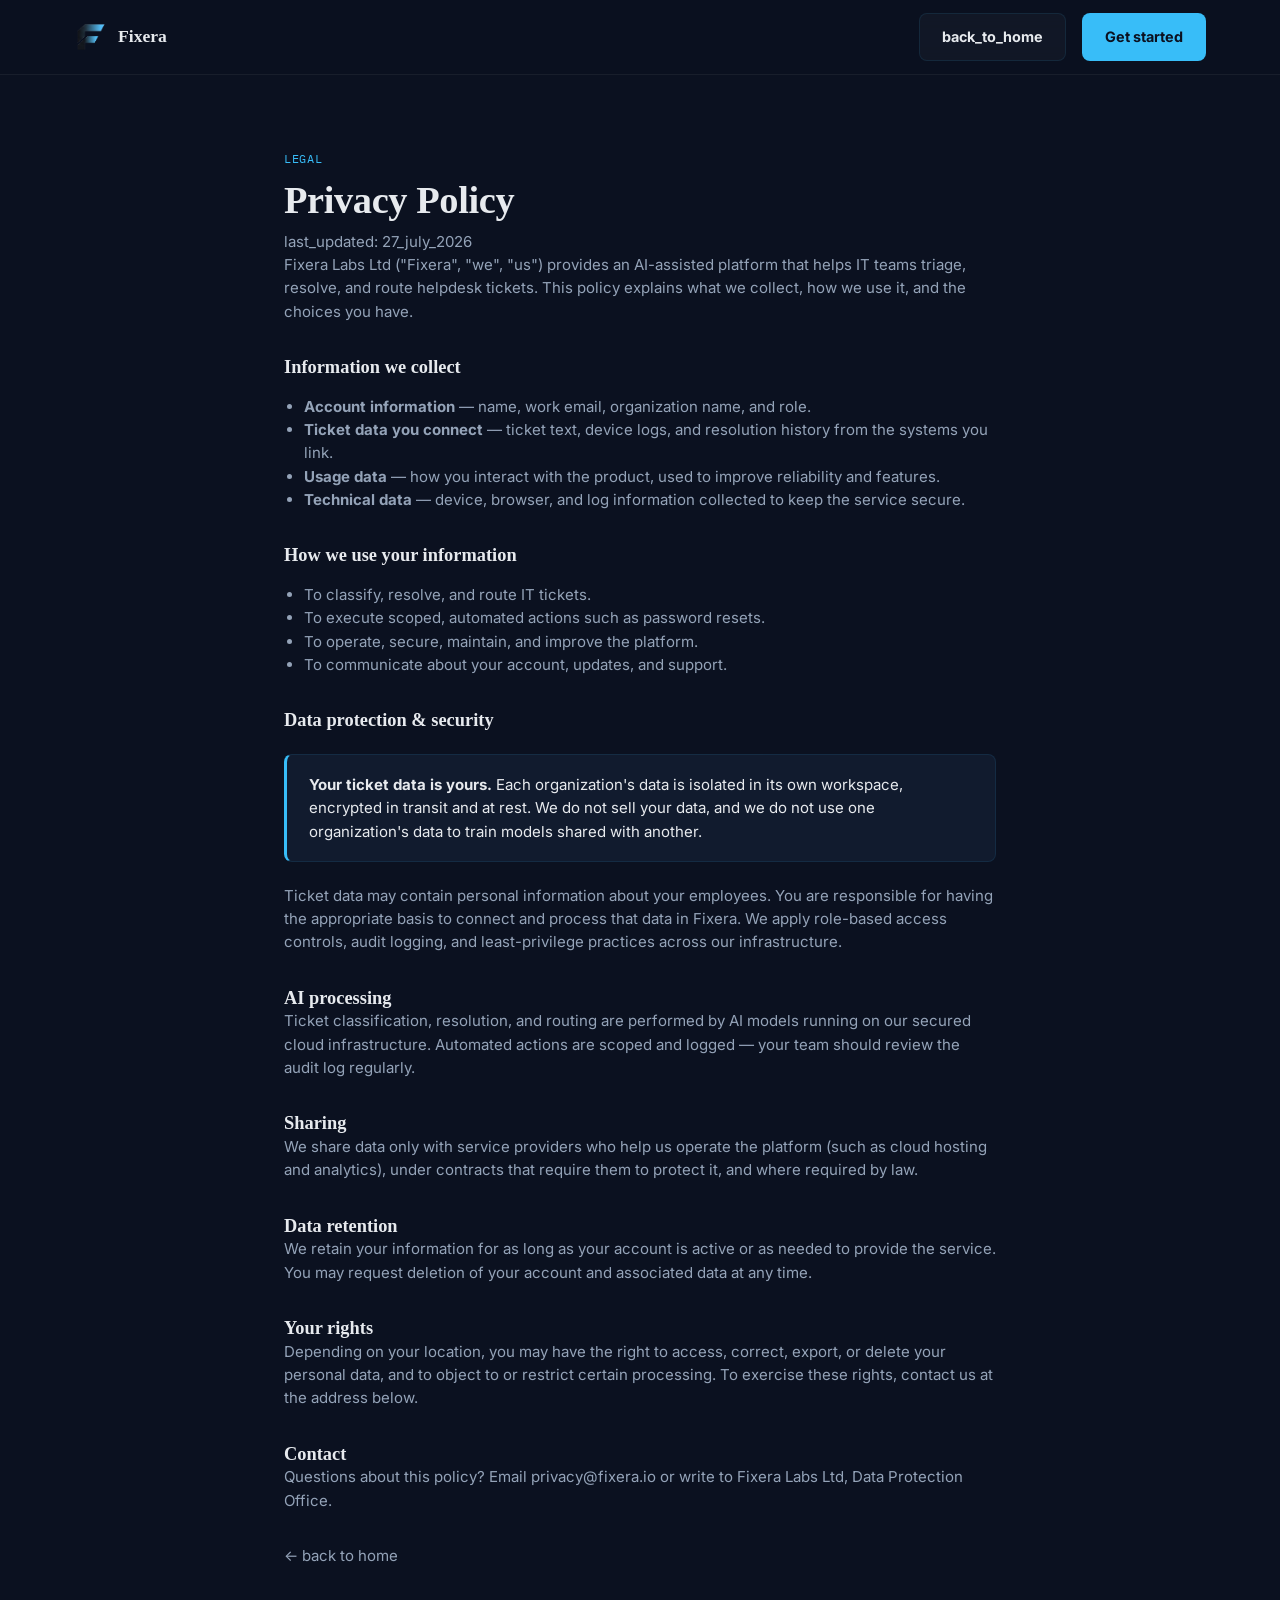
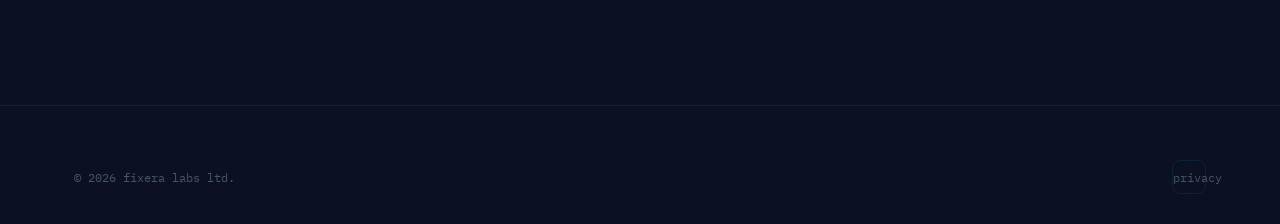
<file: privacy.html>
<!doctype html>
<html lang="en">
<head>
<meta charset="utf-8" />
<meta name="viewport" content="width=device-width, initial-scale=1" />
<title>Privacy Policy — Fixera</title>
<meta name="description" content="How Fixera collects, uses, and protects your data." />
<link rel="preconnect" href="https://fonts.googleapis.com" />
<link rel="preconnect" href="https://fonts.gstatic.com" crossorigin />
<link href="https://fonts.googleapis.com/css2?family=Inter:wght@400;500;600;700&family=IBM+Plex+Mono:wght@400;500;600&family=Urbanist:wght@600;700;800&display=swap" rel="stylesheet" />
<link rel="stylesheet" href="assets/styles.css?v=2" />
<link rel="icon" type="image/png" href="assets/logo-mark.png?v=1">
</head>
<body>
<header class="nav is-stuck">
  <div class="container" style="display:flex;align-items:center;justify-content:space-between;height:74px">
    <a href="index.html" class="brand"><span class="brand__mark"><img src="assets/logo-mark.png?v=1" alt="Fixera logo"></span>Fixera</a>
    <div style="display:flex;align-items:center;gap:16px"><a href="index.html" class="btn btn--line">back_to_home</a><a href="#" class="btn btn--sky">Get started</a></div>
  </div>
</header>
<section class="section" style="border-top:none;padding-top:20px">
  <div class="container legal">
    <span class="eyebrow">legal</span>
    <h1 class="h2">Privacy Policy</h1>
    <p class="legal__meta">last_updated: 27_july_2026</p>

    <p>Fixera Labs Ltd ("Fixera", "we", "us") provides an AI-assisted platform that helps IT teams triage, resolve, and route helpdesk tickets. This policy explains what we collect, how we use it, and the choices you have.</p>

    <h2>Information we collect</h2>
    <ul>
      <li><b>Account information</b> — name, work email, organization name, and role.</li>
      <li><b>Ticket data you connect</b> — ticket text, device logs, and resolution history from the systems you link.</li>
      <li><b>Usage data</b> — how you interact with the product, used to improve reliability and features.</li>
      <li><b>Technical data</b> — device, browser, and log information collected to keep the service secure.</li>
    </ul>

    <h2>How we use your information</h2>
    <ul>
      <li>To classify, resolve, and route IT tickets.</li>
      <li>To execute scoped, automated actions such as password resets.</li>
      <li>To operate, secure, maintain, and improve the platform.</li>
      <li>To communicate about your account, updates, and support.</li>
    </ul>

    <h2 id="data">Data protection &amp; security</h2>
    <div class="callout"><p><b>Your ticket data is yours.</b> Each organization's data is isolated in its own workspace, encrypted in transit and at rest. We do not sell your data, and we do not use one organization's data to train models shared with another.</p></div>
    <p>Ticket data may contain personal information about your employees. You are responsible for having the appropriate basis to connect and process that data in Fixera. We apply role-based access controls, audit logging, and least-privilege practices across our infrastructure.</p>

    <h2>AI processing</h2>
    <p>Ticket classification, resolution, and routing are performed by AI models running on our secured cloud infrastructure. Automated actions are scoped and logged — your team should review the audit log regularly.</p>

    <h2>Sharing</h2>
    <p>We share data only with service providers who help us operate the platform (such as cloud hosting and analytics), under contracts that require them to protect it, and where required by law.</p>

    <h2>Data retention</h2>
    <p>We retain your information for as long as your account is active or as needed to provide the service. You may request deletion of your account and associated data at any time.</p>

    <h2>Your rights</h2>
    <p>Depending on your location, you may have the right to access, correct, export, or delete your personal data, and to object to or restrict certain processing. To exercise these rights, contact us at the address below.</p>

    <h2>Contact</h2>
    <p>Questions about this policy? Email <a href="mailto:privacy@fixera.io">privacy@fixera.io</a> or write to Fixera Labs Ltd, Data Protection Office.</p>

    <p style="margin-top:32px"><a href="index.html">← back to home</a></p>
  </div>
</section>
<footer class="footer">
  <div class="container">
    <div class="footer__bottom" style="margin-top:0;padding-top:0;border-top:none">
      <span>© 2026 fixera labs ltd.</span>
      <div class="footer__socials"><a href="privacy.html">privacy</a></div>
    </div>
  </div>
</footer>
<script src="assets/app.js?v=1"></script>
</body>
</html>
</file>
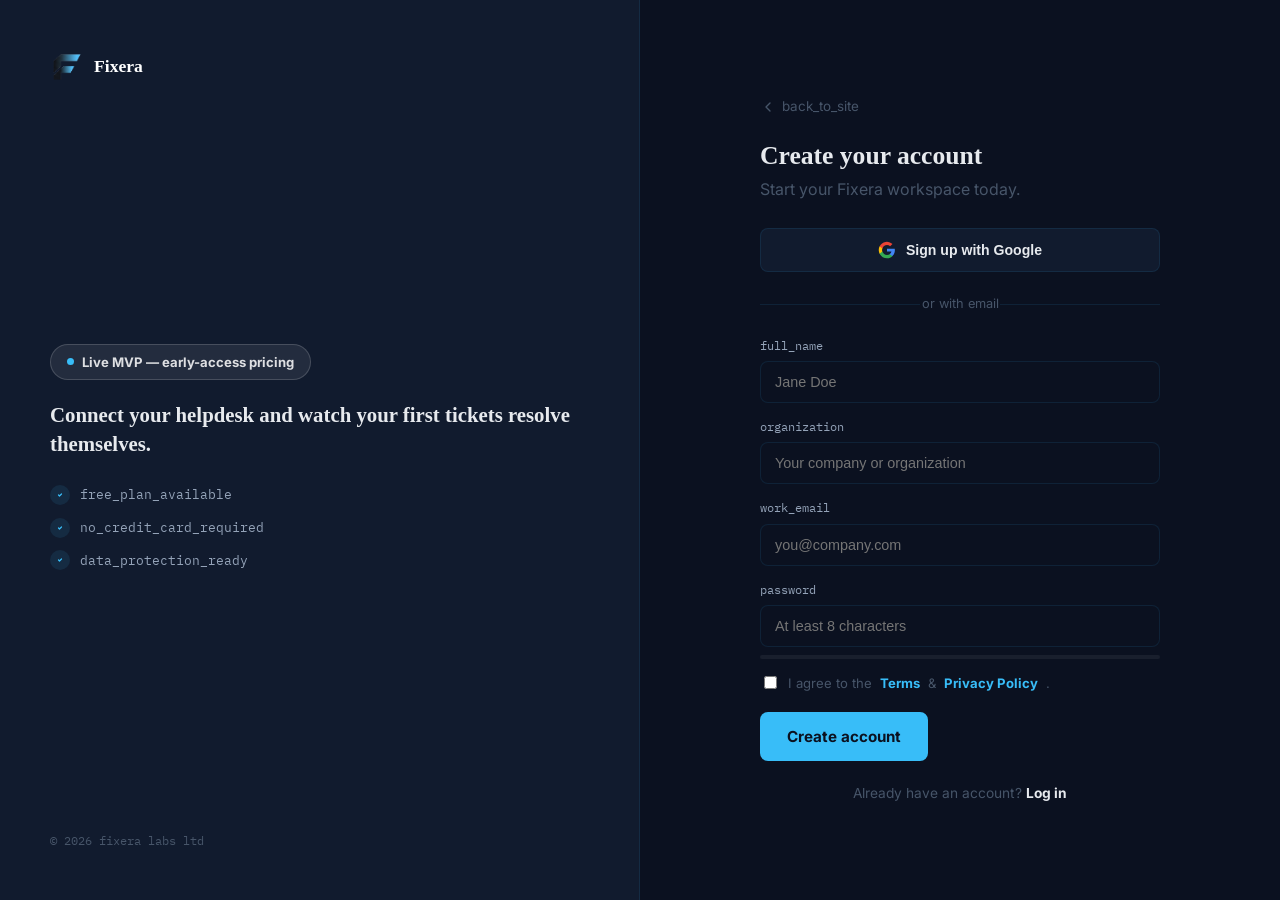
<file: signup.html>
<!doctype html>
<html lang="en">
<head>
<meta charset="utf-8" />
<meta name="viewport" content="width=device-width, initial-scale=1" />
<title>Create your account — Fixera</title>
<meta name="description" content="Create your Fixera workspace and start automating ticket resolution." />
<link rel="preconnect" href="https://fonts.googleapis.com" />
<link rel="preconnect" href="https://fonts.gstatic.com" crossorigin />
<link href="https://fonts.googleapis.com/css2?family=Inter:wght@400;500;600;700&family=IBM+Plex+Mono:wght@400;500;600&family=Urbanist:wght@600;700;800&display=swap" rel="stylesheet" />
<link rel="stylesheet" href="assets/styles.css?v=2" />
<link rel="icon" type="image/png" href="assets/logo-mark.png?v=1">
</head>
<body>
<div class="auth">
  <aside class="auth__aside">
    <a href="index.html" class="brand" style="color:#fff">
      <span class="brand__mark"><img src="assets/logo-mark.png?v=1" alt="Fixera logo"></span>
      Fixera
    </a>
    <div>
      <span class="pill" style="background:rgba(255,255,255,.08);border:1px solid rgba(255,255,255,.16);color:rgba(255,255,255,.85);display:inline-flex;align-items:center;gap:8px;padding:7px 16px;border-radius:999px;font-size:.82rem;font-weight:700"><i style="width:7px;height:7px;border-radius:50%;background:#38BDF8;display:inline-block"></i> Live MVP — early-access pricing</span>
      <p class="auth__quote" style="margin-top:20px">Connect your helpdesk and watch your first tickets resolve themselves.</p>
      <ul class="auth__points">
        <li><span class="ic"><svg viewBox="0 0 24 24" width="12" height="12" fill="none"><path d="M9 12l2 2 4-4" stroke="currentColor" stroke-width="2.4" stroke-linecap="round" stroke-linejoin="round"/></svg></span> free_plan_available</li>
        <li><span class="ic"><svg viewBox="0 0 24 24" width="12" height="12" fill="none"><path d="M9 12l2 2 4-4" stroke="currentColor" stroke-width="2.4" stroke-linecap="round" stroke-linejoin="round"/></svg></span> no_credit_card_required</li>
        <li><span class="ic"><svg viewBox="0 0 24 24" width="12" height="12" fill="none"><path d="M9 12l2 2 4-4" stroke="currentColor" stroke-width="2.4" stroke-linecap="round" stroke-linejoin="round"/></svg></span> data_protection_ready</li>
      </ul>
    </div>
    <p style="font-family:var(--font-mono);font-size:.78rem;color:var(--text-faint)">© 2026 fixera labs ltd</p>
  </aside>
  <main class="auth__main">
    <div class="auth__card">
      <a href="index.html" class="auth__back"><svg viewBox="0 0 24 24" width="16" height="16" fill="none"><path d="M15 6l-6 6 6 6" stroke="currentColor" stroke-width="2" stroke-linecap="round" stroke-linejoin="round"/></svg> back_to_site</a>
      <h1>Create your account</h1>
      <p class="sub">Start your Fixera workspace today.</p>
      <div class="oauth">
        <button type="button">
          <svg viewBox="0 0 24 24"><path fill="#4285F4" d="M22.5 12.2c0-.7-.1-1.4-.2-2H12v3.8h5.9a5 5 0 01-2.2 3.3v2.7h3.5c2-1.9 3.3-4.7 3.3-7.8z"/><path fill="#34A853" d="M12 23c3 0 5.5-1 7.3-2.7l-3.5-2.7c-1 .7-2.3 1.1-3.8 1.1-2.9 0-5.3-2-6.2-4.6H2.2v2.8A11 11 0 0012 23z"/><path fill="#FBBC05" d="M5.8 14.1a6.6 6.6 0 010-4.2V7.1H2.2a11 11 0 000 9.8z"/><path fill="#EA4335" d="M12 5.4c1.6 0 3 .6 4.2 1.6l3.1-3.1A11 11 0 002.2 7.1l3.6 2.8C6.7 7.3 9.1 5.4 12 5.4z"/></svg>
          Sign up with Google
        </button>
      </div>
      <div class="divider">or with email</div>
      <form id="signupForm" novalidate>
        <div class="field"><label for="fullname">full_name</label><input id="fullname" type="text" placeholder="Jane Doe" required /></div>
        <div class="field"><label for="org">organization</label><input id="org" type="text" placeholder="Your company or organization" required /></div>
        <div class="field"><label for="email">work_email</label><input id="email" type="email" placeholder="you@company.com" required /></div>
        <div class="field">
          <label for="password">password</label>
          <input id="password" type="password" placeholder="At least 8 characters" required />
          <div class="strength"><i id="strengthBar"></i></div>
        </div>
        <label class="checkbox" style="margin-top:14px"><input type="checkbox" required /> I agree to the <a href="terms.html" style="color:var(--sky-400);font-weight:700">Terms</a> &amp; <a href="privacy.html" style="color:var(--sky-400);font-weight:700">Privacy Policy</a>.</label>
        <button type="submit" data-label="Create account" class="btn btn--sky btn--block btn--lg" style="margin-top:18px">Create account</button>
      </form>
      <p class="auth__foot">Already have an account? <a href="login.html">Log in</a></p>
    </div>
  </main>
</div>
<script src="assets/app.js?v=1"></script>
</body>
</html>
</file>
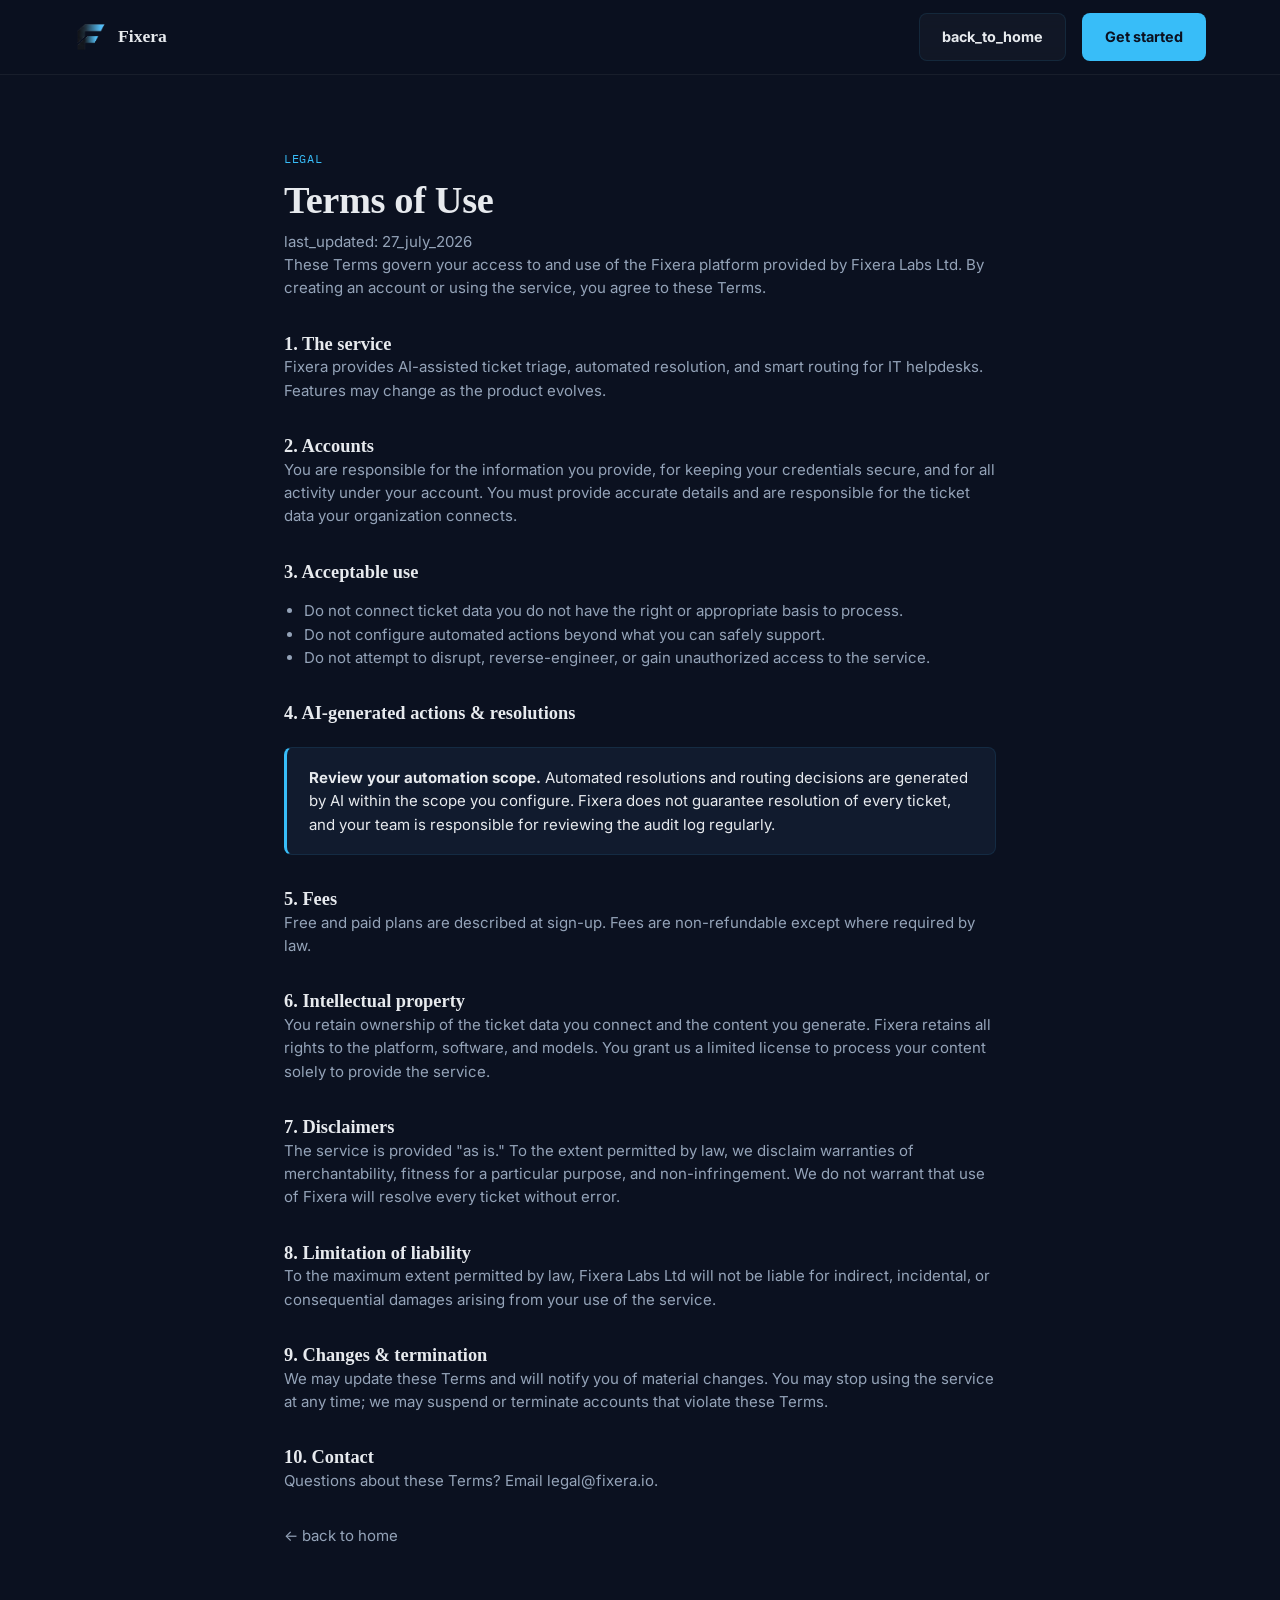
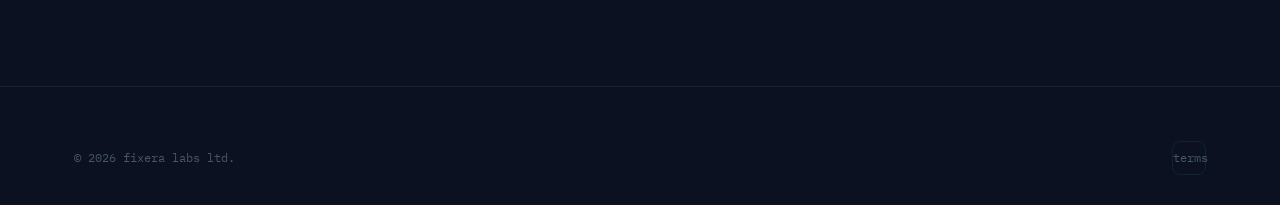
<file: terms.html>
<!doctype html>
<html lang="en">
<head>
<meta charset="utf-8" />
<meta name="viewport" content="width=device-width, initial-scale=1" />
<title>Terms of Use — Fixera</title>
<meta name="description" content="The terms that govern your use of Fixera." />
<link rel="preconnect" href="https://fonts.googleapis.com" />
<link rel="preconnect" href="https://fonts.gstatic.com" crossorigin />
<link href="https://fonts.googleapis.com/css2?family=Inter:wght@400;500;600;700&family=IBM+Plex+Mono:wght@400;500;600&family=Urbanist:wght@600;700;800&display=swap" rel="stylesheet" />
<link rel="stylesheet" href="assets/styles.css?v=2" />
<link rel="icon" type="image/png" href="assets/logo-mark.png?v=1">
</head>
<body>
<header class="nav is-stuck">
  <div class="container" style="display:flex;align-items:center;justify-content:space-between;height:74px">
    <a href="index.html" class="brand"><span class="brand__mark"><img src="assets/logo-mark.png?v=1" alt="Fixera logo"></span>Fixera</a>
    <div style="display:flex;align-items:center;gap:16px"><a href="index.html" class="btn btn--line">back_to_home</a><a href="#" class="btn btn--sky">Get started</a></div>
  </div>
</header>
<section class="section" style="border-top:none;padding-top:20px">
  <div class="container legal">
    <span class="eyebrow">legal</span>
    <h1 class="h2">Terms of Use</h1>
    <p class="legal__meta">last_updated: 27_july_2026</p>

    <p>These Terms govern your access to and use of the Fixera platform provided by Fixera Labs Ltd. By creating an account or using the service, you agree to these Terms.</p>

    <h2>1. The service</h2>
    <p>Fixera provides AI-assisted ticket triage, automated resolution, and smart routing for IT helpdesks. Features may change as the product evolves.</p>

    <h2>2. Accounts</h2>
    <p>You are responsible for the information you provide, for keeping your credentials secure, and for all activity under your account. You must provide accurate details and are responsible for the ticket data your organization connects.</p>

    <h2>3. Acceptable use</h2>
    <ul>
      <li>Do not connect ticket data you do not have the right or appropriate basis to process.</li>
      <li>Do not configure automated actions beyond what you can safely support.</li>
      <li>Do not attempt to disrupt, reverse-engineer, or gain unauthorized access to the service.</li>
    </ul>

    <h2>4. AI-generated actions &amp; resolutions</h2>
    <div class="callout"><p><b>Review your automation scope.</b> Automated resolutions and routing decisions are generated by AI within the scope you configure. Fixera does not guarantee resolution of every ticket, and your team is responsible for reviewing the audit log regularly.</p></div>

    <h2>5. Fees</h2>
    <p>Free and paid plans are described at sign-up. Fees are non-refundable except where required by law.</p>

    <h2>6. Intellectual property</h2>
    <p>You retain ownership of the ticket data you connect and the content you generate. Fixera retains all rights to the platform, software, and models. You grant us a limited license to process your content solely to provide the service.</p>

    <h2>7. Disclaimers</h2>
    <p>The service is provided "as is." To the extent permitted by law, we disclaim warranties of merchantability, fitness for a particular purpose, and non-infringement. We do not warrant that use of Fixera will resolve every ticket without error.</p>

    <h2>8. Limitation of liability</h2>
    <p>To the maximum extent permitted by law, Fixera Labs Ltd will not be liable for indirect, incidental, or consequential damages arising from your use of the service.</p>

    <h2>9. Changes &amp; termination</h2>
    <p>We may update these Terms and will notify you of material changes. You may stop using the service at any time; we may suspend or terminate accounts that violate these Terms.</p>

    <h2>10. Contact</h2>
    <p>Questions about these Terms? Email <a href="mailto:legal@fixera.io">legal@fixera.io</a>.</p>

    <p style="margin-top:32px"><a href="index.html">← back to home</a></p>
  </div>
</section>
<footer class="footer">
  <div class="container">
    <div class="footer__bottom" style="margin-top:0;padding-top:0;border-top:none">
      <span>© 2026 fixera labs ltd.</span>
      <div class="footer__socials"><a href="terms.html">terms</a></div>
    </div>
  </div>
</footer>
<script src="assets/app.js?v=1"></script>
</body>
</html>
</file>
<file: assets/styles.css>
﻿/* Fixera â€” AI IT helpdesk automation, dark navy + sky blue */
:root {
  --ink-950: #0B1120;
  --ink-900: #111B2E;
  --ink-800: #182540;
  --ink-700: #1F3055;
  --line: rgba(56,189,248,.10);
  --line-soft: rgba(255,255,255,.06);
  --sky-400: #38BDF8;
  --sky-500: #0EA5E9;
  --sky-dim: rgba(56,189,248,.10);
  --green: #4ADE80;
  --amber: #FACC15;
  --text: #E7EAEE;
  --text-soft: #94A3B8;
  --text-faint: #475569;
  --radius: 14px;
  --radius-sm: 8px;
  --shadow: 0 24px 48px -16px rgba(0,0,0,.55);
  --font-head: "DM Serif Display", Georgia, serif;
  --font-body: "Inter", sans-serif;
  --font-mono: "IBM Plex Mono", monospace;
  --maxw: 1180px;
  --gutter: 24px;
}
*{box-sizing:border-box}
body{margin:0;background:var(--ink-950);color:var(--text-soft);font-family:var(--font-body);line-height:1.55;-webkit-font-smoothing:antialiased}
img{max-width:100%;display:block}
a{text-decoration:none;color:inherit}
h1,h2,h3,h4{font-family:var(--font-head);color:var(--text);font-weight:700;line-height:1.18;margin:0}
p{margin:0}
:focus-visible{outline:2px solid var(--sky-400);outline-offset:3px;border-radius:4px}
.container{max-width:var(--maxw);margin-inline:auto;padding-inline:var(--gutter)}
.h2{font-size:clamp(1.7rem,3.2vw,2.4rem);letter-spacing:-.01em}
.eyebrow{display:inline-block;font-family:var(--font-mono);font-size:.74rem;letter-spacing:.06em;text-transform:uppercase;color:var(--sky-400);margin-bottom:10px}
.lead{color:var(--text-soft);font-size:1rem;max-width:620px}
.text-accent{color:var(--sky-400)}
.section{padding-block:88px;border-top:1px solid var(--line-soft)}
.section--flush{border-top:none;padding-top:0}
.section--dark{background:var(--ink-900)}
.section-head{max-width:660px}
.section-head--center{max-width:660px;margin-inline:auto;text-align:center}

/* Buttons */
.btn{display:inline-flex;align-items:center;gap:8px;padding:12px 22px;border-radius:var(--radius-sm);font-weight:700;font-size:.9rem;border:1px solid transparent;cursor:pointer;transition:transform .15s,background .15s;font-family:var(--font-body)}
.btn svg{width:16px;height:16px}
.btn--sky{background:var(--sky-400);color:#0B1120}
.btn--sky:hover{background:#5CCBFA;transform:translateY(-1px)}
.btn--line{border-color:var(--line);color:var(--text);background:rgba(255,255,255,.03)}
.btn--line:hover{border-color:rgba(255,255,255,.22)}
.btn--lg{padding:14px 26px;font-size:.95rem}

/* Nav */
.nav{position:sticky;top:0;z-index:70;background:rgba(11,17,32,.84);backdrop-filter:blur(14px);border-bottom:1px solid var(--line-soft)}
.nav__inner{display:flex;align-items:center;justify-content:space-between;height:74px}
.brand{display:flex;align-items:center;gap:10px;font-family:var(--font-head);font-weight:800;font-size:1.1rem;color:var(--text)}
.brand__mark{width:34px;height:34px;display:grid;place-items:center;flex:none}
.brand__mark img{width:100%;height:100%;object-fit:contain;display:block}
.nav__badge{display:inline-flex;align-items:center;gap:5px;font-family:var(--font-mono);font-size:.68rem;color:var(--text-faint);margin-left:10px}
.nav__badge i{width:6px;height:6px;border-radius:50%;background:var(--sky-400);display:inline-block}
.nav__links{display:flex;align-items:center;gap:28px}
.nav__links a:not(.btn){font-size:.88rem;color:var(--text-soft);font-weight:600}
.nav__links a:not(.btn):hover{color:var(--text)}
.nav__cta{display:flex;align-items:center;gap:16px}
.nav__login{font-size:.88rem;font-weight:700;color:var(--text-soft)}
.nav__toggle{display:none;background:none;border:none;cursor:pointer;padding:8px;color:var(--text)}
.nav__m-only{display:none}

/* Hero + pixel-mosaic */
.hero{position:relative;padding-block:90px 60px;overflow:hidden}
.hero__mosaic{position:absolute;inset:0;pointer-events:none;z-index:0}
.hm{position:absolute;font-family:var(--font-mono);color:var(--sky-400);font-weight:600;font-size:clamp(28px,4vw,52px);opacity:.04;user-select:none;line-height:1}
.hm:nth-child(odd){opacity:.06}
.hm:nth-child(3n){font-size:clamp(20px,3vw,36px);opacity:.03}
.hero__glow{position:absolute;left:50%;top:40%;width:800px;height:400px;transform:translate(-50%,-50%);pointer-events:none;z-index:0;background:radial-gradient(ellipse at center,rgba(56,189,248,.08) 0%,transparent 65%);filter:blur(30px)}
.hero__inner{position:relative;z-index:1;display:grid;grid-template-columns:1fr 1fr;gap:50px;align-items:center}
.hero__copy h1{font-size:clamp(2.2rem,4.2vw,3.3rem)}
.hero__sub{margin-top:18px;color:var(--text-soft);font-size:1.02rem;max-width:480px}
.hero__actions{display:flex;gap:14px;margin-top:28px;flex-wrap:wrap}
.hero__note{margin-top:20px;font-size:.82rem;color:var(--text-faint)}

/* Hero chat mockup */
.chat-window{background:var(--ink-900);border:1px solid var(--line);border-radius:16px;padding:20px;box-shadow:var(--shadow)}
.chat-window__head{display:flex;align-items:center;justify-content:space-between;padding-bottom:14px;border-bottom:1px solid var(--line-soft);margin-bottom:16px;font-family:var(--font-mono);font-size:.78rem;color:var(--text-faint)}
.chat-msg{display:flex;gap:10px;margin-bottom:14px}
.chat-msg__av{width:28px;height:28px;border-radius:8px;flex-shrink:0;display:grid;place-items:center;font-size:.7rem;font-weight:700}
.chat-msg--user .chat-msg__av{background:var(--ink-800);color:var(--text-soft)}
.chat-msg--ai .chat-msg__av{background:var(--sky-dim);color:var(--sky-400)}
.chat-msg__bubble{background:var(--ink-800);border-radius:10px;padding:10px 14px;font-size:.86rem;color:var(--text);max-width:82%}
.chat-msg--ai .chat-msg__bubble{background:var(--sky-dim);color:var(--text)}
.chat-msg__status{font-family:var(--font-mono);font-size:.72rem;color:var(--sky-400);margin-top:6px}

/* Trust marquee */
.trust{padding-block:24px;overflow:hidden;border-bottom:1px solid var(--line-soft)}
.trust__track{display:flex;gap:16px;width:max-content;animation:marquee 28s linear infinite}
@keyframes marquee{to{transform:translateX(-50%)}}
@media(prefers-reduced-motion:reduce){.trust__track{animation:none;flex-wrap:wrap;width:auto;justify-content:center}}
.trust__item{font-family:var(--font-mono);font-size:.82rem;color:var(--text-faint);border:1px solid var(--line-soft);border-radius:999px;padding:6px 16px;white-space:nowrap}

/* Capabilities section â€” real UI mockup cards */
.cap-grid{display:grid;grid-template-columns:repeat(3,1fr);gap:22px;margin-top:48px}
.cap-card{background:var(--ink-900);border:1px solid var(--line);border-radius:var(--radius);padding:28px;transition:border-color .2s}
.cap-card:hover{border-color:rgba(56,189,248,.22)}
.cap-card h3{font-size:1.05rem}
.cap-card p{margin-top:8px;color:var(--text-soft);font-size:.88rem}
.cap-card__mock{margin-top:22px;background:var(--ink-800);border:1px solid var(--line-soft);border-radius:10px;padding:16px;overflow:hidden}
.mk__row{display:flex;justify-content:space-between;align-items:center;font-family:var(--font-mono);font-size:.74rem;color:var(--text-faint);padding-bottom:12px;border-bottom:1px solid var(--line-soft);margin-bottom:12px}
.mk__badge{background:var(--sky-dim);color:var(--sky-400);padding:2px 8px;border-radius:6px;font-weight:600}

/* Mock: ticket queue */
.mk__list{display:flex;flex-direction:column;gap:8px}
.mk__ticket{display:flex;align-items:center;gap:8px;font-size:.78rem}
.mk__dot{width:6px;height:6px;border-radius:50%;flex-shrink:0}
.mk__dot--green{background:var(--green)}
.mk__dot--amber{background:var(--amber)}
.mk__dot--dim{background:var(--text-faint)}
.mk__subj{flex:1;color:var(--text);white-space:nowrap;overflow:hidden;text-overflow:ellipsis}
.mk__tag{font-family:var(--font-mono);font-size:.66rem;padding:2px 7px;border-radius:4px;font-weight:600;white-space:nowrap}
.mk__tag--auto{background:rgba(74,222,128,.12);color:var(--green)}
.mk__tag--route{background:var(--sky-dim);color:var(--sky-400)}
.mk__tag--wait{background:rgba(255,255,255,.06);color:var(--text-faint)}
.mk__foot{font-family:var(--font-mono);font-size:.72rem;color:var(--text-faint);margin-top:12px;padding-top:10px;border-top:1px solid var(--line-soft)}
.mk__foot b{color:var(--sky-400)}

/* Mock: resolution flow */
.mk__steps{display:flex;flex-direction:column;gap:10px;padding-left:12px;border-left:2px solid var(--line);margin-bottom:14px}
.mk__step{font-size:.78rem;color:var(--text);display:flex;align-items:center;gap:8px}
.mk__step-dot{width:8px;height:8px;border-radius:50%;background:var(--sky-400);flex-shrink:0;margin-left:-16px}
.mk__verdict{display:flex;align-items:center;gap:6px;font-family:var(--font-mono);font-size:.76rem;color:var(--green);font-weight:600}
.mk__verdict svg{width:16px;height:16px;color:var(--green)}

/* Mock: SLA dashboard */
.mk__kpis{display:grid;grid-template-columns:repeat(3,1fr);gap:10px;margin-bottom:14px}
.mk__kpi{text-align:center}
.mk__kpi-val{font-family:var(--font-head);font-size:1.25rem;font-weight:700;color:var(--text)}
.mk__kpi-val small{font-size:.7rem;font-weight:500;color:var(--text-faint)}
.mk__kpi-lab{display:block;font-size:.66rem;color:var(--text-faint);margin-top:2px}
.mk__bar-wrap{margin-top:4px}
.mk__bar-track{height:6px;background:var(--ink-950);border-radius:3px;overflow:hidden}
.mk__bar-fill{width:97%;height:100%;background:linear-gradient(90deg,var(--sky-400),var(--green));border-radius:3px}
.mk__bar-label{display:block;text-align:right;font-family:var(--font-mono);font-size:.68rem;color:var(--sky-400);margin-top:4px}

/* Problem: 3 dark icon cards */
.pain-grid{display:grid;grid-template-columns:repeat(3,1fr);gap:22px;margin-top:48px}
.pain-card{background:var(--ink-800);border:1px solid var(--line);border-radius:var(--radius);padding:28px}
.pain-card__ico{width:44px;height:44px;border-radius:10px;background:var(--sky-dim);color:var(--sky-400);display:grid;place-items:center;margin-bottom:18px}
.pain-card__ico svg{width:22px;height:22px}
.pain-card h3{font-size:1rem}
.pain-card p{margin-top:8px;color:var(--text-soft);font-size:.86rem}

/* Solution: full dashboard mockup */
.soln-mock{margin-top:44px;background:var(--ink-900);border:1px solid var(--line);border-radius:var(--radius);overflow:hidden;box-shadow:var(--shadow)}
.soln-mock__chrome{display:flex;align-items:center;gap:7px;padding:12px 18px;border-bottom:1px solid var(--line-soft);background:var(--ink-800)}
.soln-mock__chrome i{width:8px;height:8px;border-radius:50%;background:var(--text-faint)}
.soln-mock__chrome i:first-child{background:#EF4444}
.soln-mock__chrome i:nth-child(2){background:var(--amber)}
.soln-mock__chrome i:nth-child(3){background:var(--green)}
.soln-mock__chrome span{margin-left:10px;font-family:var(--font-mono);font-size:.72rem;color:var(--text-faint)}
.soln-mock__body{display:grid;grid-template-columns:160px 1fr}
.soln-mock__sidebar{padding:16px;border-right:1px solid var(--line-soft);display:flex;flex-direction:column;gap:4px}
.soln-mock__nav-item{font-size:.78rem;color:var(--text-faint);padding:8px 12px;border-radius:6px;cursor:default}
.soln-mock__nav-item--active{background:var(--sky-dim);color:var(--sky-400);font-weight:600}
.soln-mock__main{padding:16px;overflow-x:auto}
.soln-mock__row{display:grid;grid-template-columns:2fr 1fr 1fr .6fr;gap:12px;padding:10px 12px;font-size:.76rem;color:var(--text-soft);border-bottom:1px solid var(--line-soft)}
.soln-mock__row:last-child{border-bottom:none}
.soln-mock__row--head{color:var(--text-faint);font-family:var(--font-mono);font-size:.7rem;text-transform:uppercase;letter-spacing:.04em}
.soln-mock__row span{white-space:nowrap;overflow:hidden;text-overflow:ellipsis}
.sm-resolved{color:var(--green);font-weight:600}
.sm-progress{color:var(--sky-400);font-weight:600}
.sm-routed{color:var(--amber);font-weight:600}

/* AI tech spec rows */
.spec-list{margin-top:40px;border-top:1px solid var(--line)}
.spec-row{display:grid;grid-template-columns:150px 1fr;gap:30px;padding:26px 0;border-bottom:1px solid var(--line)}
.spec-row__k{font-family:var(--font-mono);color:var(--sky-400);font-size:.82rem}
.spec-row h3{font-size:1rem}
.spec-row p{margin-top:6px;color:var(--text-soft);font-size:.88rem}
.tag-row{display:flex;gap:6px;margin-top:12px;flex-wrap:wrap}
.tag{font-family:var(--font-mono);font-size:.7rem;background:var(--ink-800);border:1px solid var(--line);color:var(--text-soft);padding:3px 9px;border-radius:6px}

/* Features grid */
.feat-grid{display:grid;grid-template-columns:repeat(3,1fr);gap:22px;margin-top:44px}
.feat-card{display:flex;gap:14px;padding:20px 0;border-bottom:1px solid var(--line-soft)}
.feat-card__ico{width:40px;height:40px;border-radius:10px;background:var(--sky-dim);color:var(--sky-400);display:grid;place-items:center;flex-shrink:0}
.feat-card h3{font-size:.96rem}
.feat-card p{margin-top:4px;color:var(--text-soft);font-size:.84rem}

/* How it works: connected step nodes */
.steps-flow{display:grid;grid-template-columns:repeat(4,1fr);gap:0;margin-top:48px;position:relative}
.steps-flow::before{content:'';position:absolute;top:22px;left:calc(12.5% + 18px);right:calc(12.5% + 18px);height:2px;background:var(--line)}
.step-node{text-align:center;padding:0 14px;position:relative}
.step-node__n{width:44px;height:44px;border-radius:12px;background:var(--ink-900);border:2px solid var(--line);color:var(--sky-400);font-family:var(--font-mono);font-weight:700;font-size:.82rem;display:grid;place-items:center;margin:0 auto 16px;position:relative;z-index:1}
.step-node h3{font-size:.94rem}
.step-node p{margin-top:6px;color:var(--text-soft);font-size:.82rem}

/* Tech infra table */
.infra-table{margin-top:32px;border:1px solid var(--line);border-radius:var(--radius);overflow:hidden}
.infra-trow{display:grid;grid-template-columns:220px 1fr;padding:20px 24px;border-bottom:1px solid var(--line-soft);gap:16px}
.infra-trow:last-child{border-bottom:none}
.infra-trow b{font-family:var(--font-head);color:var(--text);font-size:.96rem}
.infra-trow p{color:var(--text-soft);font-size:.88rem}

/* Market */
.market-split{display:grid;grid-template-columns:.9fr 1.1fr;gap:50px;align-items:center}
.market-num{font-family:var(--font-head);font-size:clamp(2.6rem,6vw,4rem);color:var(--text);line-height:1}
.market-num span{display:block;font-family:var(--font-body);font-size:.92rem;color:var(--text-faint);margin-top:10px;font-weight:500}
.market-rows{display:flex;flex-direction:column;gap:20px}
.market-row{border-top:1px solid var(--line-soft);padding-top:16px}
.market-row b{font-family:var(--font-head);color:var(--text)}
.market-row p{margin-top:6px;color:var(--text-soft);font-size:.9rem}

/* Traction stat band */
.stat-band{display:grid;grid-template-columns:repeat(4,1fr);margin-top:40px;border:1px solid var(--line);border-radius:var(--radius);overflow:hidden}
.stat-cell{padding:28px 20px;border-right:1px solid var(--line)}
.stat-cell:last-child{border-right:none}
.stat-cell__num{font-family:var(--font-head);font-size:1.9rem;color:var(--text)}
.stat-cell__label{margin-top:6px;font-family:var(--font-mono);font-size:.76rem;color:var(--text-faint)}
.banner{margin-top:26px;background:var(--sky-dim);border-radius:var(--radius-sm);padding:16px 20px;font-size:.9rem;color:var(--text)}

/* Roadmap timeline */
.timeline{margin-top:44px;display:flex;flex-direction:column;gap:0}
.tl-row{display:grid;grid-template-columns:100px 1fr;gap:20px;padding:20px 0;border-bottom:1px solid var(--line-soft)}
.tl-row__q{font-family:var(--font-mono);color:var(--text-faint);font-weight:600;font-size:.82rem}
.tl-row__q--done{color:var(--green)}
.tl-row__q--now{color:var(--sky-400)}
.tl-row h3{font-size:.98rem}
.tl-row p{margin-top:4px;color:var(--text-soft);font-size:.86rem}

/* Team */
.team-row{display:flex;flex-wrap:wrap;justify-content:center;gap:44px;margin-top:48px}
.member{width:250px;text-align:center}
.member__ph{width:150px;height:150px;border-radius:var(--radius);margin:0 auto;background:var(--ink-900);border:1px solid var(--line);display:grid;place-items:center;color:var(--sky-400);font-family:var(--font-head);font-weight:700;font-size:2rem;overflow:hidden;position:relative}
.member__ph img{position:absolute;inset:0;width:100%;height:100%;object-fit:cover}
.member h3{font-size:1.1rem;margin-top:16px;color:var(--text)}
.member .role{color:var(--sky-400);font-family:var(--font-mono);font-size:.8rem}
.member p{font-size:.86rem;color:var(--text-soft);margin-top:8px}
.member__socials{display:flex;align-items:center;justify-content:center;gap:14px;margin-top:10px}
.member .li svg{width:20px;height:20px}

/* CTA band */
.cta-band{position:relative;background:var(--ink-900);border:1px solid var(--line);border-radius:20px;padding:64px 40px;text-align:center;overflow:hidden}
.cta-band__glow{position:absolute;left:50%;top:0;width:600px;height:300px;transform:translateX(-50%);background:radial-gradient(ellipse at center,rgba(56,189,248,.10) 0%,transparent 60%);pointer-events:none}
.cta-band .lead{margin-inline:auto}
.cta-band__form{margin-top:30px;display:flex;gap:10px;max-width:440px;margin-inline:auto}
.cta-band__form input{flex:1;padding:13px 16px;border-radius:var(--radius-sm);border:1px solid var(--line);background:var(--ink-950);color:var(--text);font-size:.9rem}
.cta-band__form input::placeholder{color:var(--text-faint)}
.cta-band__note{margin-top:16px;font-size:.78rem;color:var(--text-faint)}

/* Footer */
.footer{padding-block:54px 30px;border-top:1px solid var(--line-soft)}
.footer__top{display:grid;grid-template-columns:1fr 1.4fr;gap:40px}
.footer__linkgrid{display:grid;grid-template-columns:repeat(3,1fr);gap:24px}
.footer__about{margin-top:14px;max-width:260px;font-size:.86rem;color:var(--text-faint)}
.footer h4{font-family:var(--font-mono);font-size:.74rem;text-transform:uppercase;letter-spacing:.06em;color:var(--text-faint);margin-bottom:14px}
.footer ul{list-style:none;margin:0;padding:0;display:grid;gap:10px}
.footer ul a{font-size:.88rem;color:var(--text-soft)}
.footer ul a:hover{color:var(--text)}
.footer__disclaimer{margin-top:34px;font-size:.78rem;color:var(--text-faint);max-width:760px;padding-top:24px;border-top:1px solid var(--line-soft)}
.footer__bottom{margin-top:20px;display:flex;justify-content:space-between;align-items:center;flex-wrap:wrap;gap:12px;font-family:var(--font-mono);font-size:.78rem;color:var(--text-faint)}
.footer__socials{display:flex;gap:10px}
.footer__socials a{width:34px;height:34px;border-radius:8px;display:grid;place-items:center;border:1px solid var(--line)}
.footer__socials svg{width:17px;height:17px}

/* Reveal animations */
.reveal{opacity:0;transform:translateY(16px);transition:opacity .6s ease,transform .6s ease}
.reveal.in{opacity:1;transform:none}
.js .reveal{opacity:0}
body:not(.js) .reveal{opacity:1;transform:none}

/* Legal pages */
.legal{max-width:760px;margin-inline:auto;padding-block:50px}
.legal h2{margin-top:34px;font-size:1.15rem;color:var(--text)}
.legal p,.legal li{color:var(--text-soft);font-size:.94rem}
.legal ul{padding-left:20px}
.legal__meta{color:var(--text-faint);font-size:.84rem;margin-top:6px}
.callout{background:var(--ink-900);border:1px solid var(--line);border-left:3px solid var(--sky-400);border-radius:var(--radius-sm);padding:18px 22px;margin:22px 0}
.callout p{color:var(--text)}

/* Auth pages */
.auth{display:grid;grid-template-columns:1fr 1fr;min-height:100dvh}
.auth__aside{background:var(--ink-900);color:#fff;padding:50px;display:flex;flex-direction:column;justify-content:space-between;border-right:1px solid var(--line)}
.auth__quote{font-family:var(--font-head);font-weight:600;font-size:1.3rem;line-height:1.4;color:var(--text)}
.auth__points{list-style:none;margin:26px 0 0;padding:0;display:grid;gap:12px}
.auth__points li{display:flex;align-items:center;gap:10px;font-family:var(--font-mono);font-size:.84rem;color:var(--text-soft)}
.auth__points .ic{width:20px;height:20px;border-radius:50%;background:var(--sky-dim);display:grid;place-items:center;color:var(--sky-400)}
.auth__main{display:flex;align-items:center;justify-content:center;padding:40px}
.auth__card{width:100%;max-width:400px}
.auth__back{display:inline-flex;align-items:center;gap:6px;font-size:.84rem;color:var(--text-faint);margin-bottom:24px}
.auth__card h1{font-size:1.6rem}
.auth__card .sub{color:var(--text-faint);margin-top:6px}
.oauth{display:grid;gap:10px;margin-top:26px}
.oauth button{display:flex;align-items:center;justify-content:center;gap:10px;padding:12px;border-radius:var(--radius-sm);border:1px solid var(--line);background:var(--ink-900);color:var(--text);font-weight:700;font-size:.88rem;cursor:pointer}
.oauth svg{width:18px;height:18px}
.divider{text-align:center;color:var(--text-faint);font-size:.8rem;margin:22px 0;position:relative}
.divider::before,.divider::after{content:'';position:absolute;top:50%;width:40%;height:1px;background:var(--line)}
.divider::before{left:0}.divider::after{right:0}
.field{margin-top:14px}
.field label{display:block;font-family:var(--font-mono);font-size:.78rem;color:var(--text-soft);margin-bottom:6px}
.field input,.field select{width:100%;padding:12px 14px;border-radius:var(--radius-sm);border:1px solid var(--line);font-size:.9rem;background:var(--ink-950);color:var(--text)}
.strength{height:4px;border-radius:2px;background:var(--line-soft);margin-top:8px;overflow:hidden}
.strength i{display:block;height:100%;width:0;transition:width .2s}
.checkbox{display:flex;align-items:flex-start;gap:8px;font-size:.82rem;color:var(--text-faint)}
.auth__row{display:flex;justify-content:space-between;align-items:center;margin-top:16px;font-size:.82rem}
.auth__row a{color:var(--text-soft);font-weight:700}
.auth__foot{text-align:center;margin-top:22px;font-size:.86rem;color:var(--text-faint)}
.auth__foot a{color:var(--text);font-weight:700}

/* Responsive */
@media(max-width:1024px){
  .hero__inner{grid-template-columns:1fr}
  .cap-grid,.pain-grid,.feat-grid{grid-template-columns:1fr 1fr}
  .steps-flow{grid-template-columns:1fr 1fr;gap:24px}
  .steps-flow::before{display:none}
  .market-split,.stat-band{grid-template-columns:1fr 1fr}
  .soln-mock__body{grid-template-columns:1fr}
  .soln-mock__sidebar{flex-direction:row;overflow-x:auto;border-right:none;border-bottom:1px solid var(--line-soft)}
  .footer__top{grid-template-columns:1fr;gap:30px}
  .auth{grid-template-columns:1fr}
  .auth__aside{display:none}

  .nav__links{display:none}
  .nav__cta .btn,.nav__cta .nav__login{display:none}
  .nav__toggle{display:grid;place-items:center}
  .nav__links{
    display:none;
    flex-direction:column;align-items:stretch;gap:0;
    position:fixed;top:86px;right:14px;width:min(84vw,320px);
    height:calc(100dvh - 100px);max-height:calc(100dvh - 100px);
    background:var(--ink-900);border:1px solid var(--line);border-radius:16px;
    padding:8px 20px 20px;overflow-y:auto;z-index:60;box-shadow:var(--shadow)
  }
  .nav__links.is-open{display:flex}
  .nav__links > a:not(.btn){padding:15px 4px;font-size:1rem;color:var(--text);border-bottom:1px solid var(--line-soft)}
  .nav__m-only{display:inline-flex;width:100%;justify-content:center}
  .nav__m-login{margin-top:18px}
  .nav__m-demo{margin-top:10px}
  .nav__scrim{display:none;position:fixed;inset:0;background:rgba(0,0,0,.55);z-index:55}
  .nav__scrim.is-open{display:block}
}
@media(max-width:640px){
  .cap-grid,.pain-grid,.feat-grid,.steps-flow,.market-split,.stat-band{grid-template-columns:1fr}
  .spec-row{grid-template-columns:1fr;gap:8px}
  .infra-trow{grid-template-columns:1fr;gap:6px}
  .tl-row{grid-template-columns:1fr;gap:6px}
  .cta-band{padding:40px 22px}
  .cta-band__form{flex-direction:column}
  .footer__linkgrid{grid-template-columns:1fr 1fr}
  .soln-mock__row{grid-template-columns:1.5fr 1fr;gap:6px}
  .soln-mock__row span:nth-child(3),.soln-mock__row span:nth-child(4){display:none}
  .soln-mock__row--head span:nth-child(3),.soln-mock__row--head span:nth-child(4){display:none}
}

/* ---- Nav badge (live status on brand) ---- */
.nav__badge {
  display: inline-flex; align-items: center; gap: 4px;
  font-family: var(--font-mono); font-size: .62rem; font-weight: 500;
  color: var(--sky-400); margin-left: 8px; vertical-align: middle;
  letter-spacing: .02em;
}
.nav__badge i {
  width: 5px; height: 5px; border-radius: 50%;
  background: var(--sky-400);
  animation: livePulse 2s ease infinite;
}
@keyframes livePulse {
  0%, 100% { opacity: 1; }
  50% { opacity: .3; }
}

/* ---- Mockup card scroll animations ---- */
.js .mk__row {
  opacity: 0; transform: translateX(-8px);
}
.js .cap-card.in .mk__row {
  animation: mkRowIn .38s cubic-bezier(.4,0,.2,1) both;
}
.js .cap-card.in .mk__row:nth-child(1) { animation-delay: .06s; }
.js .cap-card.in .mk__row:nth-child(2) { animation-delay: .14s; }
.js .cap-card.in .mk__row:nth-child(3) { animation-delay: .22s; }
.js .cap-card.in .mk__row:nth-child(4) { animation-delay: .30s; }
.js .cap-card.in .mk__row:nth-child(5) { animation-delay: .38s; }
@keyframes mkRowIn {
  from { opacity: 0; transform: translateX(-8px); }
  to   { opacity: 1; transform: none; }
}

.js .mk__step { opacity: 0; transform: translateY(5px); }
.js .cap-card.in .mk__step { animation: mkStepIn .32s ease both; }
.js .cap-card.in .mk__step:nth-child(1) { animation-delay: .20s; }
.js .cap-card.in .mk__step:nth-child(2) { animation-delay: .32s; }
.js .cap-card.in .mk__step:nth-child(3) { animation-delay: .44s; }
@keyframes mkStepIn {
  from { opacity: 0; transform: translateY(5px); }
  to   { opacity: 1; transform: none; }
}

.js .mk__fix-title,
.js .mk__fix-meta { opacity: 0; }
.js .cap-card.in .mk__fix-title { animation: mkFadeIn .3s ease both .05s; }
.js .cap-card.in .mk__fix-meta  { animation: mkFadeIn .3s ease both .12s; }
.js .mk__fix-action { opacity: 0; }
.js .cap-card.in .mk__fix-action { animation: mkFadeIn .3s ease both .56s; }
@keyframes mkFadeIn {
  from { opacity: 0; }
  to   { opacity: 1; }
}

@media (prefers-reduced-motion: reduce) {
  .js .mk__row, .js .mk__step,
  .js .mk__fix-title, .js .mk__fix-meta, .js .mk__fix-action {
    opacity: 1; transform: none; animation: none;
  }
  .nav__badge i { animation: none; }
}


/* ---- Hero kicker (replaces chat window) ---- */
.hero__kicker { display: flex; flex-direction: column; gap: 18px; padding: 44px; border: 1px solid var(--line); border-radius: var(--radius); background: rgba(255,255,255,.03); }
.hero__big-n { display: flex; align-items: flex-start; gap: 4px; font-family: var(--font-head); font-size: clamp(4.5rem,10vw,7rem); font-weight: 400; color: var(--sky-400); line-height: 1; font-style: italic; }
.hero__pct { font-size: clamp(2.2rem,5vw,3.8rem); margin-top: .5rem; }
.hero__big-lab { font-size: .98rem; color: var(--text); line-height: 1.55; font-weight: 500; max-width: 300px; }
.hero__big-sub { font-family: var(--font-mono); font-size: .76rem; color: var(--text-soft); line-height: 1.7; }

/* ---- Process steps (replaces cap-cards) ---- */
.process-grid { display: grid; grid-template-columns: repeat(3,1fr); gap: 0; margin-top: 56px; }
.process-step { padding: 40px 36px; border-top: 2px solid var(--sky-400); }
.process-step + .process-step { border-left: 1px solid var(--line); }
.process-n { display: block; font-family: var(--font-mono); font-size: .7rem; color: var(--sky-400); letter-spacing: .1em; margin-bottom: 26px; text-transform: uppercase; }
.process-step h3 { font-family: var(--font-head); font-size: 1.55rem; font-weight: 400; font-style: italic; margin-bottom: 14px; }
.process-step p { font-size: .91rem; line-height: 1.68; color: var(--text-soft); }

@media (max-width: 768px) {
  .hero__kicker { padding: 28px; }
  .process-grid { grid-template-columns: 1fr; }
  .process-step + .process-step { border-left: none; border-top: 1px solid var(--line); }
}
</file>
